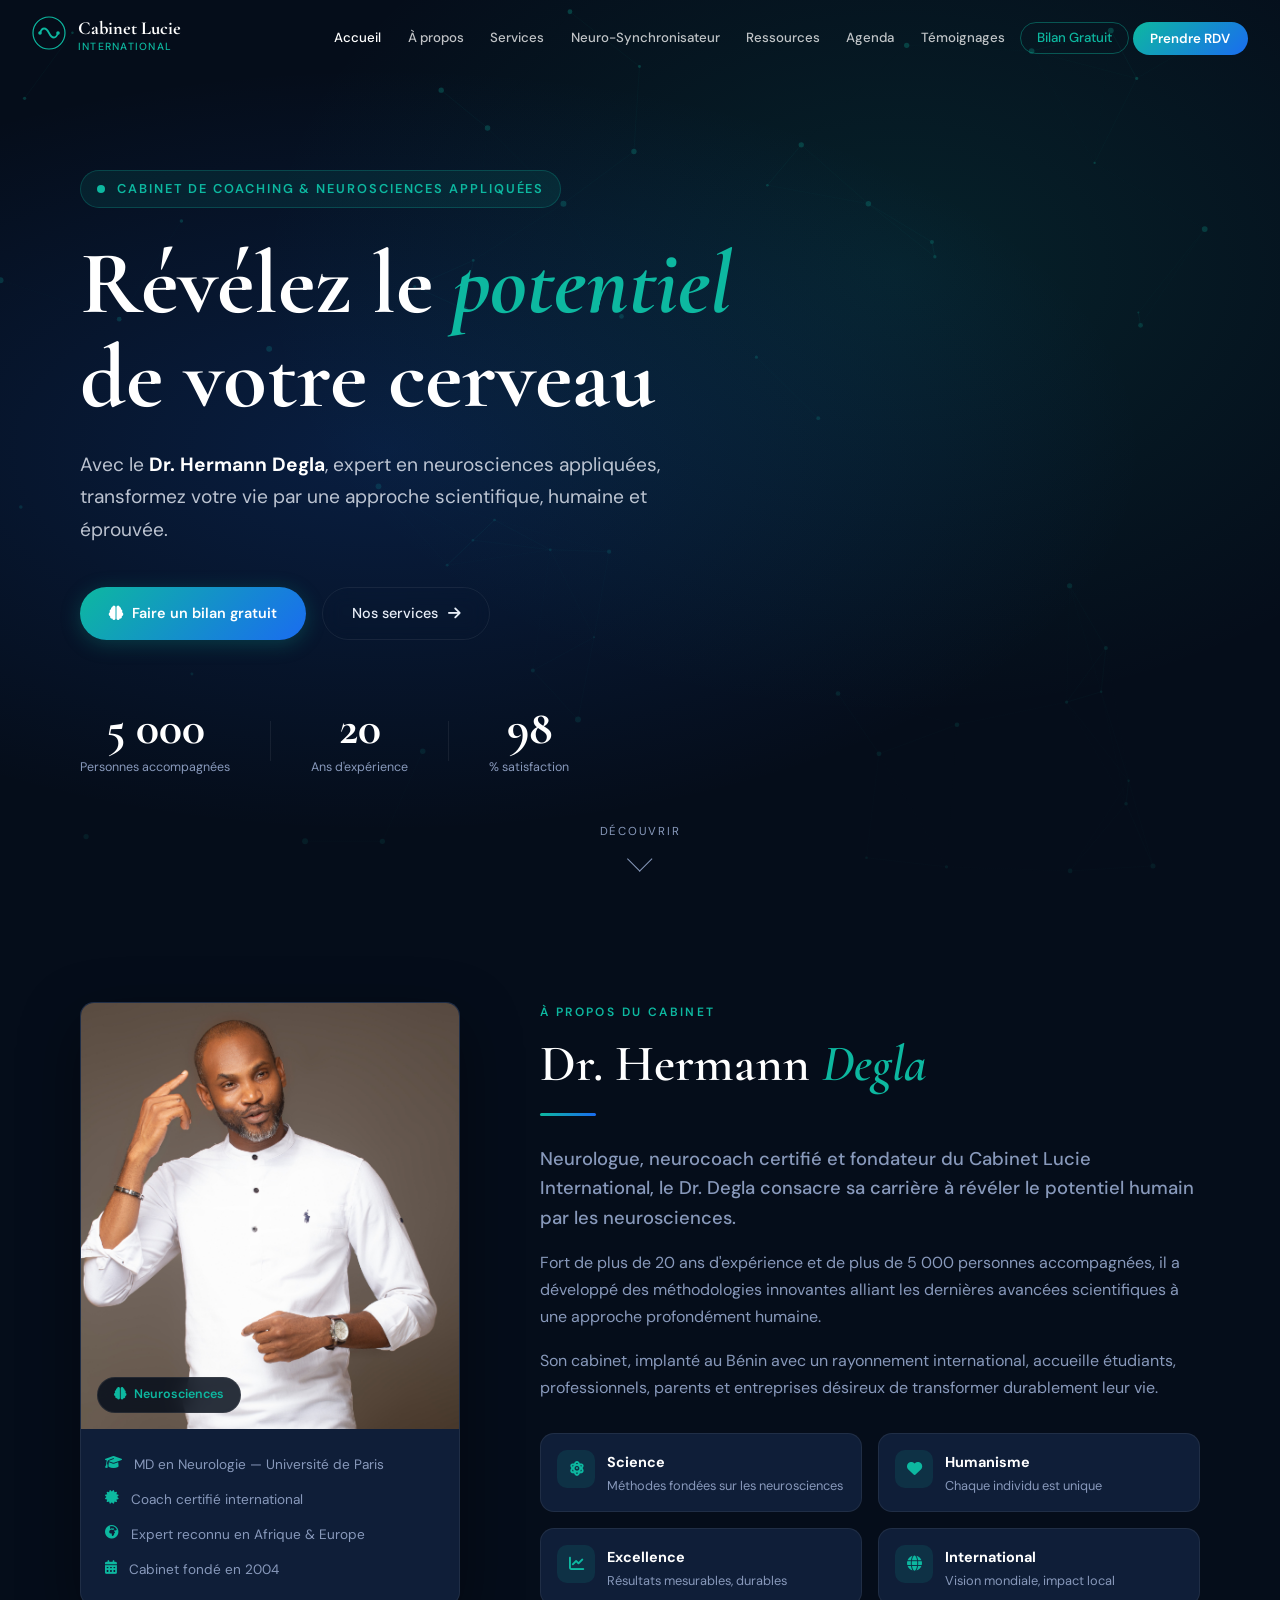
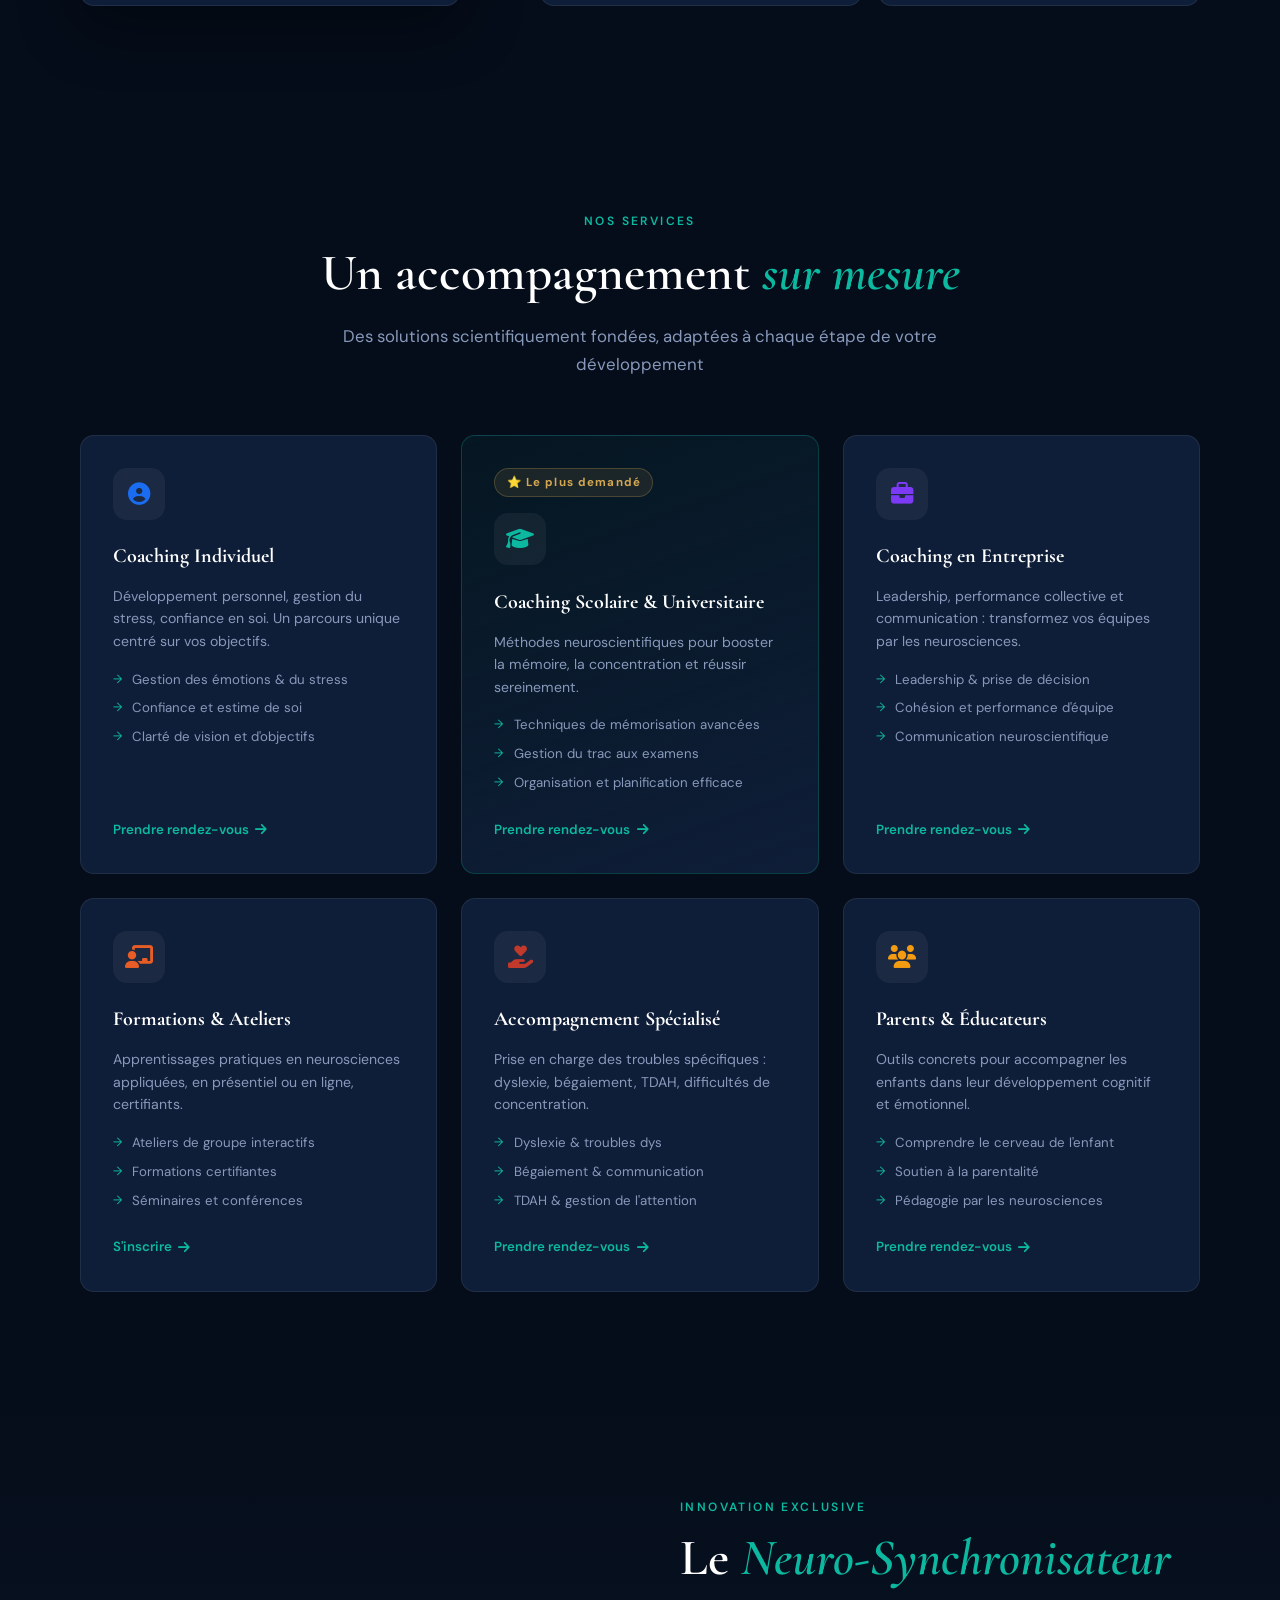
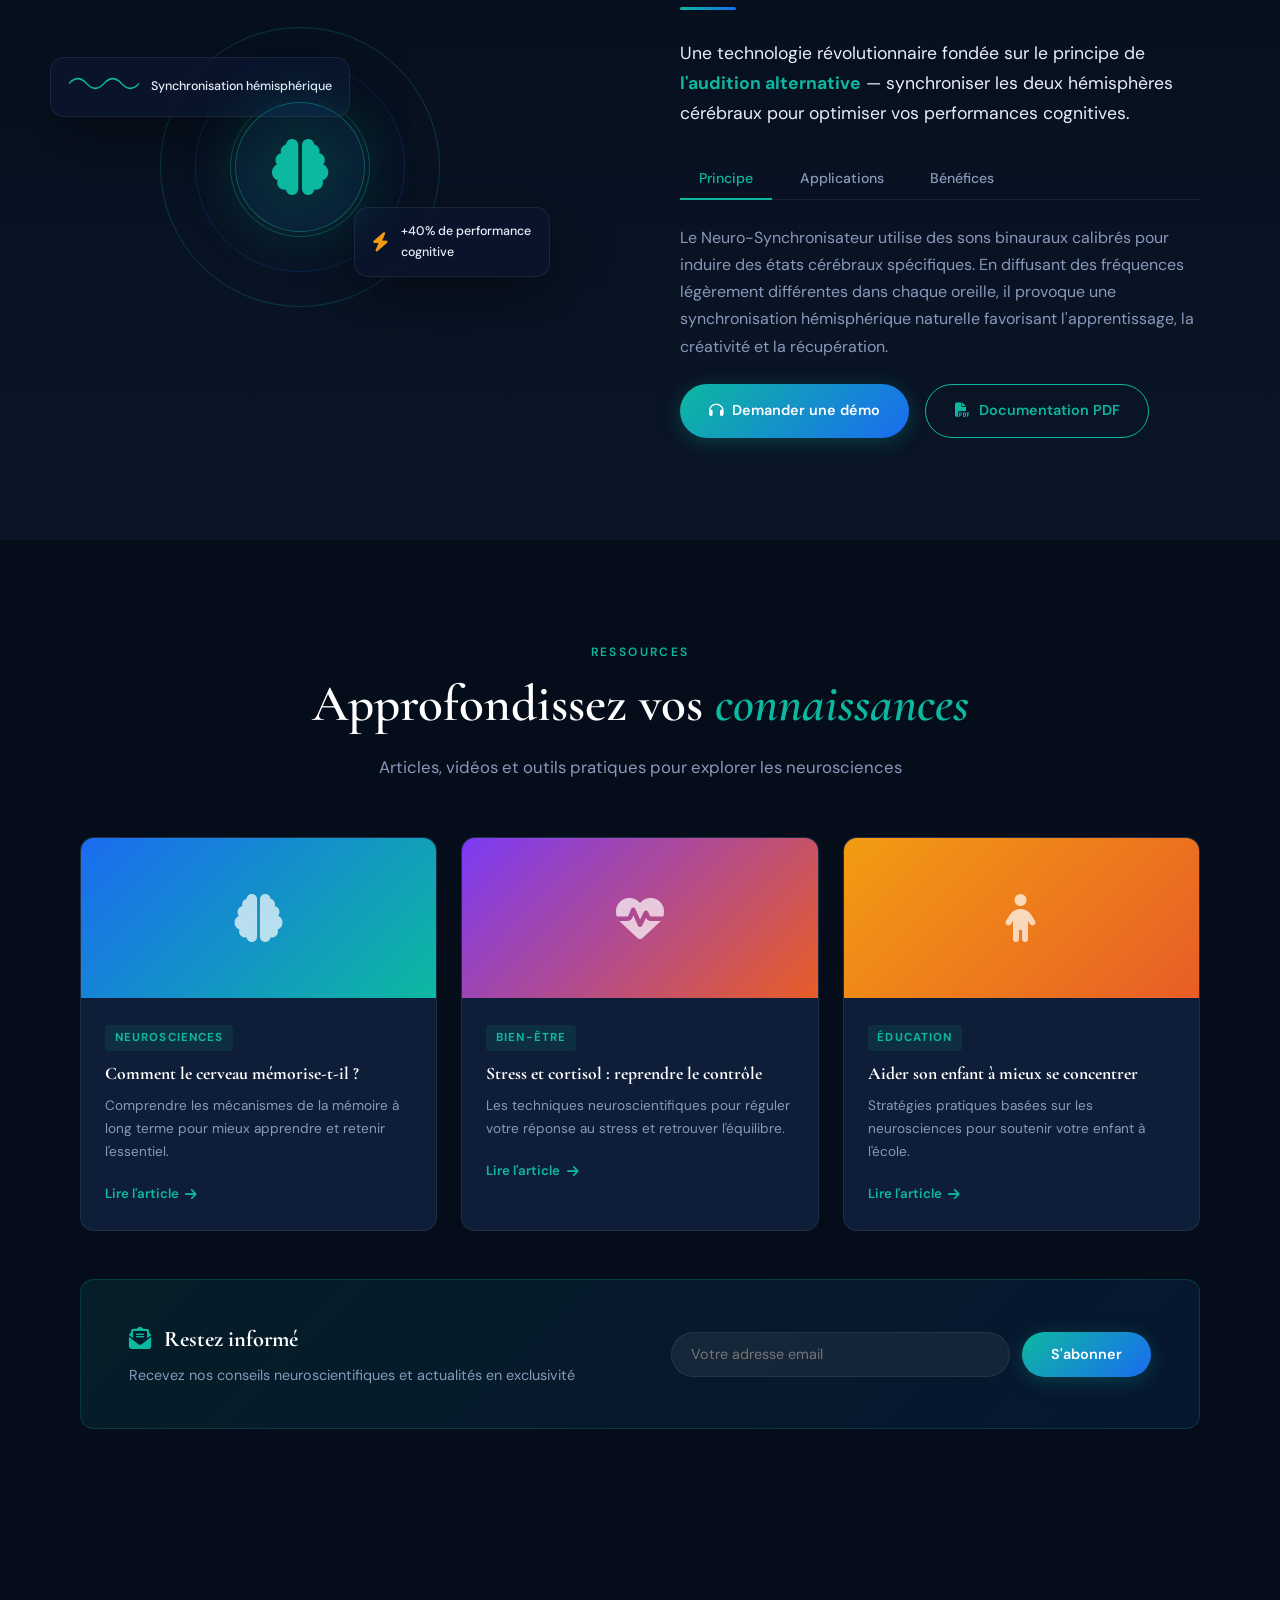
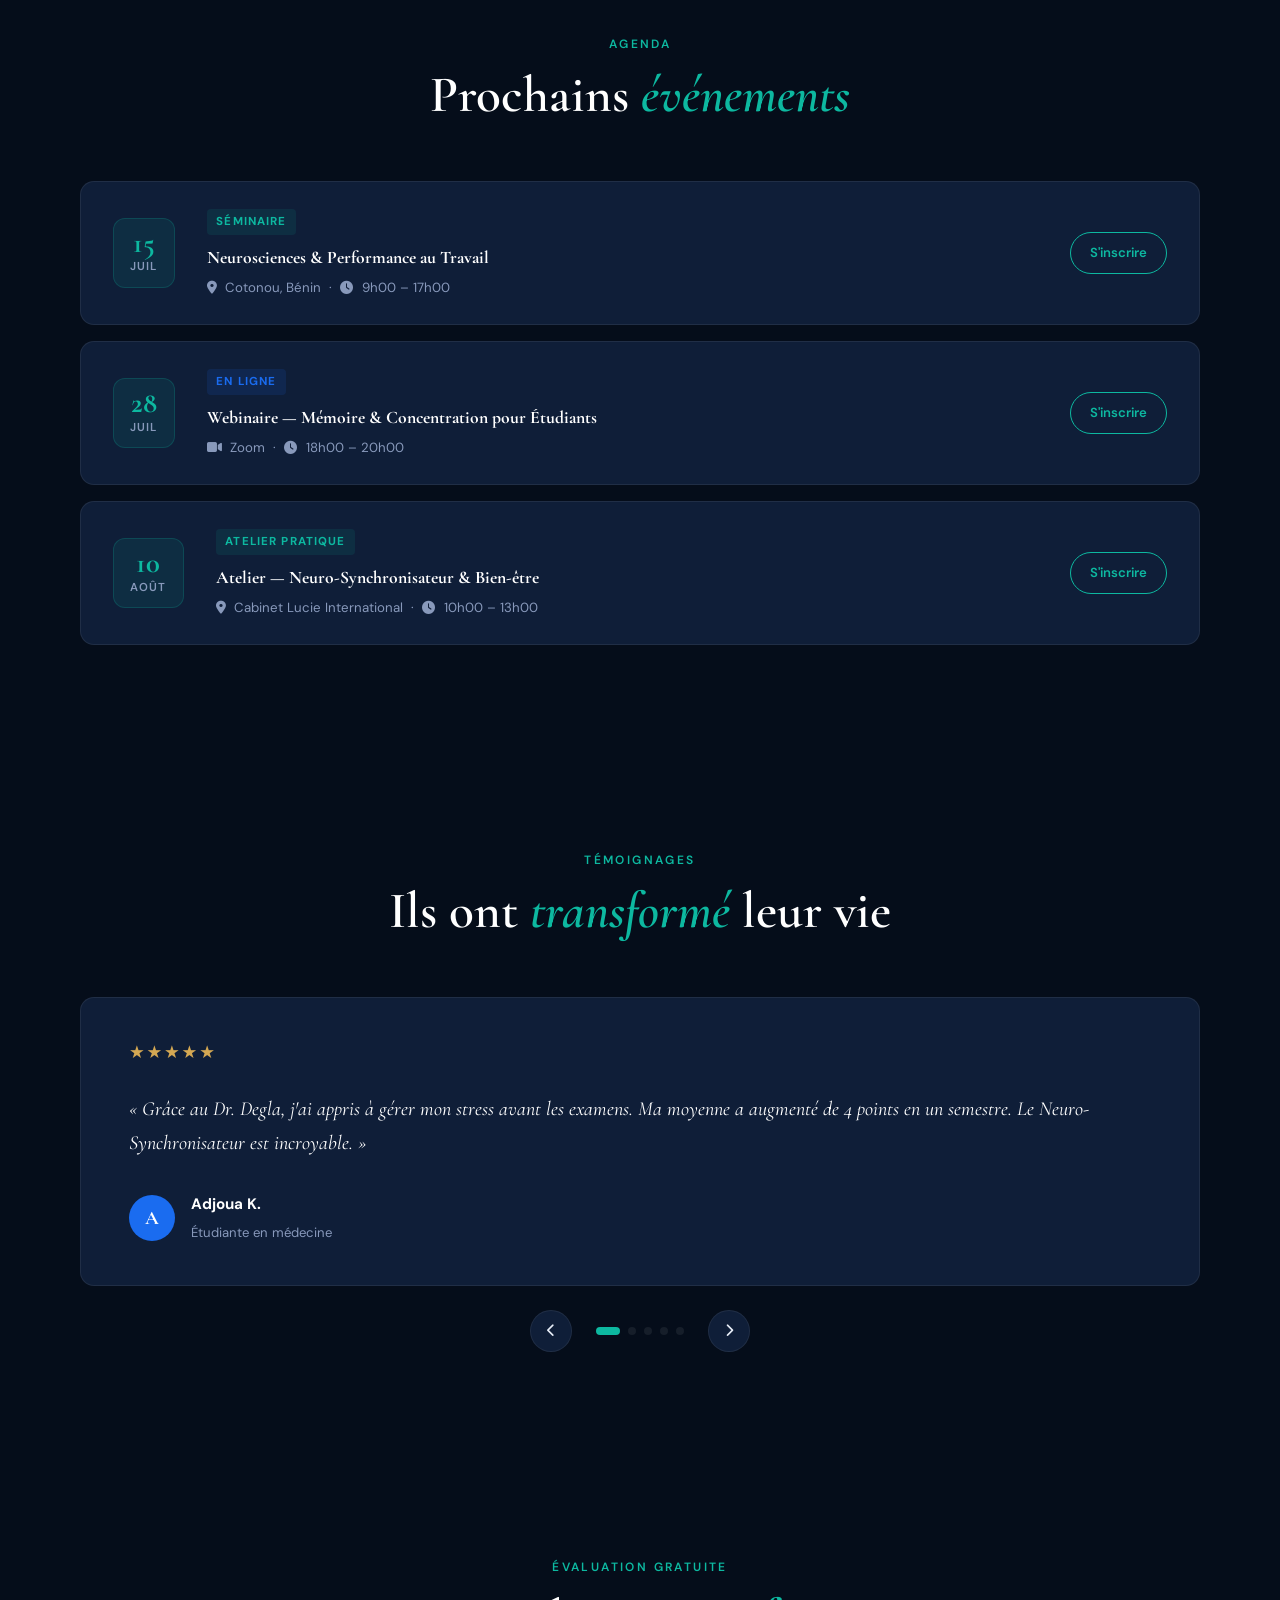
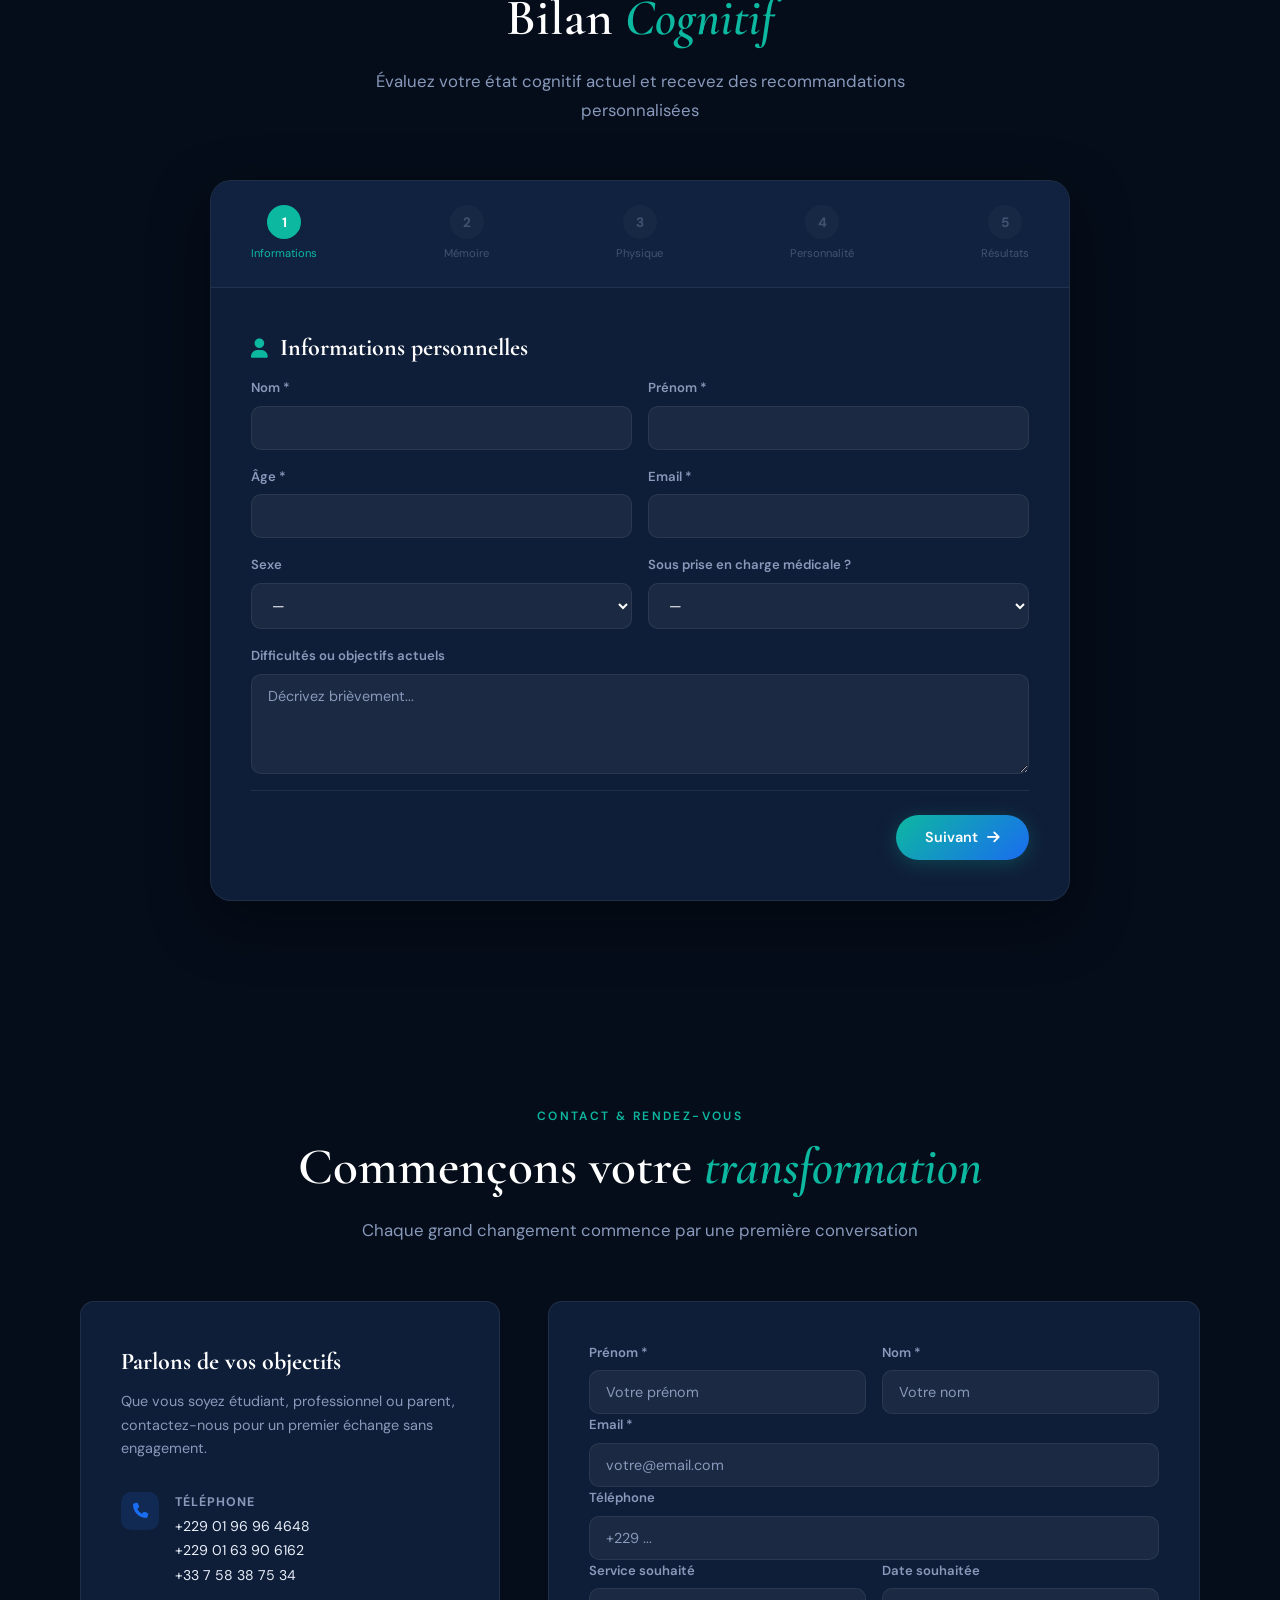
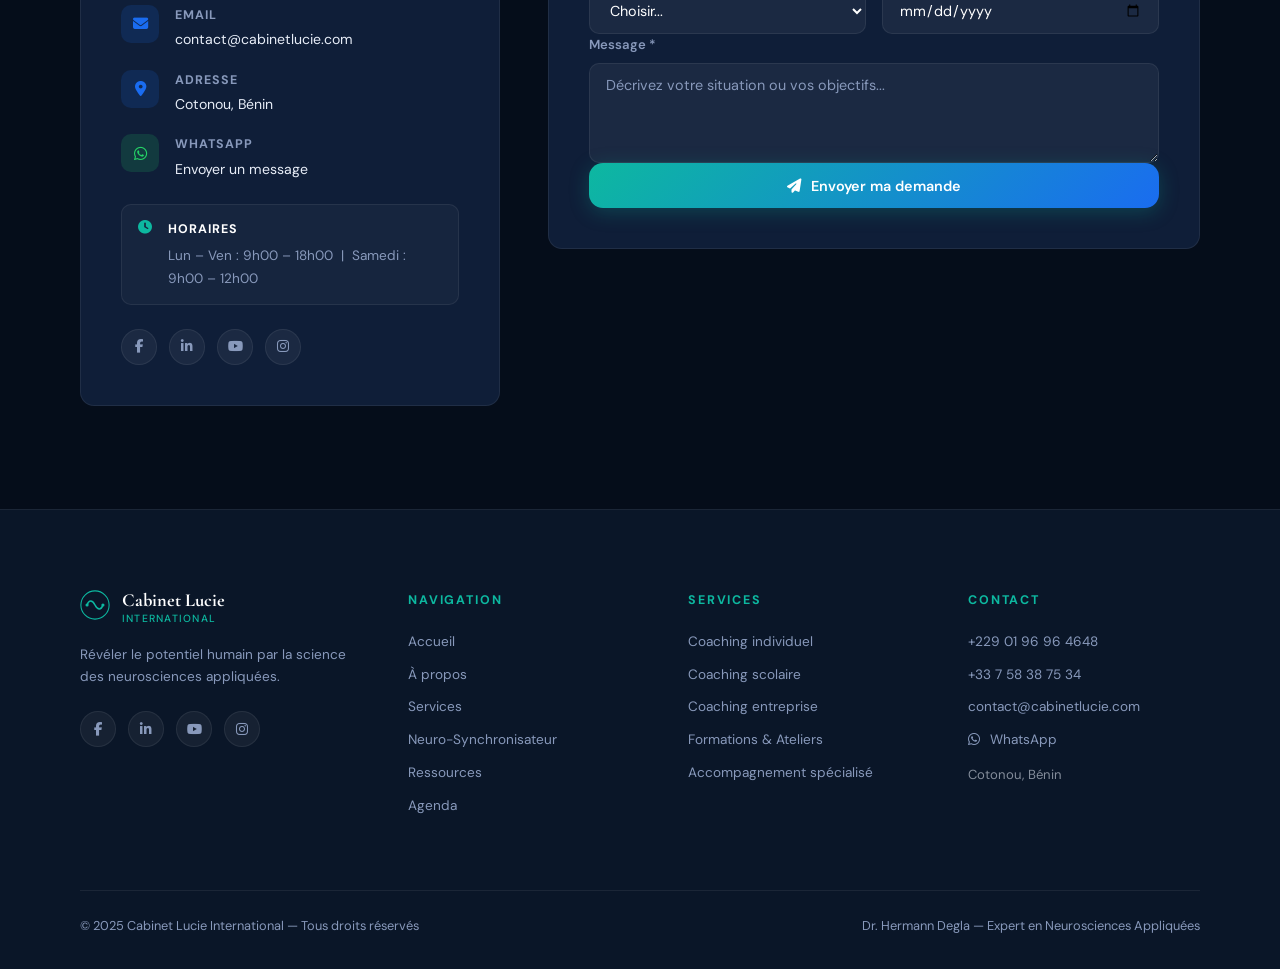
<file: index.html>
<!DOCTYPE html>
<html lang="fr">
<head>
  <meta charset="UTF-8">
  <meta name="viewport" content="width=device-width, initial-scale=1.0">
  <title>Cabinet Lucie International — Coaching & Neurosciences Appliquées</title>
  <meta name="description" content="Dr. Hermann Degla — Expert en Neurosciences Appliquées. Coaching individuel, scolaire, entreprise. Neuro-Synchronisateur. Transformez votre vie.">
  <meta name="keywords" content="coaching neurosciences, neurosciences appliquées, Dr Hermann Degla, Neuro-Synchronisateur, coaching stress, mémoire concentration, Cabinet Lucie International, Bénin">
  <link rel="preconnect" href="https://fonts.googleapis.com">
  <link href="https://fonts.googleapis.com/css2?family=Cormorant+Garamond:wght@400;500;600;700&family=DM+Sans:opsz,wght@9..40,300;9..40,400;9..40,500;9..40,600&display=swap" rel="stylesheet">
  <link rel="stylesheet" href="https://cdnjs.cloudflare.com/ajax/libs/font-awesome/6.4.0/css/all.min.css">
  <link rel="stylesheet" href="style.css">
</head>
<body>

  <nav class="navbar" id="navbar">
    <div class="nav-inner">
      <a href="#accueil" class="nav-logo">
        <div class="logo-icon"><svg width="34" height="34" viewBox="0 0 34 34" fill="none"><circle cx="17" cy="17" r="16" stroke="currentColor" stroke-width="1.2"/><path d="M8 17 C10 11, 14 11, 17 17 C20 23, 24 23, 26 17" stroke="currentColor" stroke-width="1.8" fill="none" stroke-linecap="round"/><circle cx="8" cy="17" r="1.8" fill="currentColor"/><circle cx="26" cy="17" r="1.8" fill="currentColor"/></svg></div>
        <div><div class="logo-name">Cabinet Lucie</div><div class="logo-sub">International</div></div>
      </a>
      <ul class="nav-menu" id="navMenu">
        <li><a href="#accueil">Accueil</a></li>
        <li><a href="#apropos">À propos</a></li>
        <li><a href="#services">Services</a></li>
        <li><a href="#neuro">Neuro-Synchronisateur</a></li>
        <li><a href="#ressources">Ressources</a></li>
        <li><a href="#evenements">Agenda</a></li>
        <li><a href="#temoignages">Témoignages</a></li>
        <li><a href="#bilan" class="nav-bilan">Bilan Gratuit</a></li>
        <li><a href="#contact" class="nav-rdv">Prendre RDV</a></li>
      </ul>
      <button class="burger" id="burger"><span></span><span></span><span></span></button>
    </div>
  </nav>

  <!-- HERO -->
  <section id="accueil" class="hero">
    <canvas id="heroCanvas"></canvas>
    <div class="hero-overlay"></div>
    <div class="hero-content">
      <div class="hero-eyebrow"><span class="dot-pulse"></span> Cabinet de Coaching & Neurosciences Appliquées</div>
      <h1>Révélez le <em>potentiel</em><br>de votre cerveau</h1>
      <p class="hero-lead">Avec le <strong>Dr. Hermann Degla</strong>, expert en neurosciences appliquées,<br>transformez votre vie par une approche scientifique, humaine et éprouvée.</p>
      <div class="hero-btns">
        <a href="#bilan" class="btn-primary"><i class="fas fa-brain"></i> Faire un bilan gratuit</a>
        <a href="#services" class="btn-ghost">Nos services <i class="fas fa-arrow-right"></i></a>
      </div>
      <div class="hero-stats">
        <div class="hstat"><div class="hstat-num" data-to="5000">0</div><div class="hstat-lbl">Personnes accompagnées</div></div>
        <div class="hstat-sep"></div>
        <div class="hstat"><div class="hstat-num" data-to="20">0</div><div class="hstat-lbl">Ans d'expérience</div></div>
        <div class="hstat-sep"></div>
        <div class="hstat"><div class="hstat-num" data-to="98">0</div><div class="hstat-lbl">% satisfaction</div></div>
      </div>
    </div>
    <a href="#apropos" class="scroll-cue"><span>Découvrir</span><div class="scroll-arrow"></div></a>
  </section>

  <!-- À PROPOS -->
  <section id="apropos" class="section apropos">
    <div class="container">
      <div class="apropos-grid">
        <div class="apropos-left reveal">
          <div class="dr-card">
            <div class="dr-photo">
              <img src="https://nikk-create.github.io/Lucie-International-Neurologie/images/dr%20degla.jpg" alt="Dr. Hermann Degla" onerror="this.style.display='none';this.nextElementSibling.style.display='flex'">
              <div class="dr-fallback" style="display:none"><i class="fas fa-user-tie"></i></div>
              <div class="dr-badge"><i class="fas fa-brain"></i> Neurosciences</div>
            </div>
            <div class="dr-creds">
              <div class="cred"><i class="fas fa-graduation-cap"></i> MD en Neurologie — Université de Paris</div>
              <div class="cred"><i class="fas fa-certificate"></i> Coach certifié international</div>
              <div class="cred"><i class="fas fa-globe-africa"></i> Expert reconnu en Afrique & Europe</div>
              <div class="cred"><i class="fas fa-calendar-alt"></i> Cabinet fondé en 2004</div>
            </div>
          </div>
        </div>
        <div class="apropos-right reveal">
          <div class="section-label">À propos du cabinet</div>
          <h2 class="section-title">Dr. Hermann <span class="accent">Degla</span></h2>
          <div class="title-rule"></div>
          <p class="apropos-lead">Neurologue, neurocoach certifié et fondateur du Cabinet Lucie International, le Dr. Degla consacre sa carrière à révéler le potentiel humain par les neurosciences.</p>
          <p>Fort de plus de 20 ans d'expérience et de plus de 5 000 personnes accompagnées, il a développé des méthodologies innovantes alliant les dernières avancées scientifiques à une approche profondément humaine.</p>
          <p>Son cabinet, implanté au Bénin avec un rayonnement international, accueille étudiants, professionnels, parents et entreprises désireux de transformer durablement leur vie.</p>
          <div class="values-grid">
            <div class="val"><div class="val-icon"><i class="fas fa-atom"></i></div><div><b>Science</b><p>Méthodes fondées sur les neurosciences</p></div></div>
            <div class="val"><div class="val-icon"><i class="fas fa-heart"></i></div><div><b>Humanisme</b><p>Chaque individu est unique</p></div></div>
            <div class="val"><div class="val-icon"><i class="fas fa-chart-line"></i></div><div><b>Excellence</b><p>Résultats mesurables, durables</p></div></div>
            <div class="val"><div class="val-icon"><i class="fas fa-globe"></i></div><div><b>International</b><p>Vision mondiale, impact local</p></div></div>
          </div>
        </div>
      </div>
    </div>
  </section>

  <!-- SERVICES -->
  <section id="services" class="section services">
    <div class="container">
      <div class="section-header reveal">
        <div class="section-label">Nos services</div>
        <h2 class="section-title">Un accompagnement <span class="accent">sur mesure</span></h2>
        <p class="section-desc">Des solutions scientifiquement fondées, adaptées à chaque étape de votre développement</p>
      </div>
      <div class="services-grid">
        <div class="scard reveal" style="--c:#1a6cf0"><div class="scard-icon"><i class="fas fa-user-circle"></i></div><h3>Coaching Individuel</h3><p>Développement personnel, gestion du stress, confiance en soi. Un parcours unique centré sur vos objectifs.</p><ul><li>Gestion des émotions & du stress</li><li>Confiance et estime de soi</li><li>Clarté de vision et d'objectifs</li></ul><a href="#contact" class="scard-link">Prendre rendez-vous <i class="fas fa-arrow-right"></i></a></div>
        <div class="scard scard-featured reveal" style="--c:#0db8a0"><div class="scard-badge">⭐ Le plus demandé</div><div class="scard-icon"><i class="fas fa-graduation-cap"></i></div><h3>Coaching Scolaire & Universitaire</h3><p>Méthodes neuroscientifiques pour booster la mémoire, la concentration et réussir sereinement.</p><ul><li>Techniques de mémorisation avancées</li><li>Gestion du trac aux examens</li><li>Organisation et planification efficace</li></ul><a href="#contact" class="scard-link">Prendre rendez-vous <i class="fas fa-arrow-right"></i></a></div>
        <div class="scard reveal" style="--c:#7c3af5"><div class="scard-icon"><i class="fas fa-briefcase"></i></div><h3>Coaching en Entreprise</h3><p>Leadership, performance collective et communication : transformez vos équipes par les neurosciences.</p><ul><li>Leadership & prise de décision</li><li>Cohésion et performance d'équipe</li><li>Communication neuroscientifique</li></ul><a href="#contact" class="scard-link">Prendre rendez-vous <i class="fas fa-arrow-right"></i></a></div>
        <div class="scard reveal" style="--c:#e85d26"><div class="scard-icon"><i class="fas fa-chalkboard-teacher"></i></div><h3>Formations & Ateliers</h3><p>Apprentissages pratiques en neurosciences appliquées, en présentiel ou en ligne, certifiants.</p><ul><li>Ateliers de groupe interactifs</li><li>Formations certifiantes</li><li>Séminaires et conférences</li></ul><a href="#contact" class="scard-link">S'inscrire <i class="fas fa-arrow-right"></i></a></div>
        <div class="scard reveal" style="--c:#c0392b"><div class="scard-icon"><i class="fas fa-hand-holding-heart"></i></div><h3>Accompagnement Spécialisé</h3><p>Prise en charge des troubles spécifiques : dyslexie, bégaiement, TDAH, difficultés de concentration.</p><ul><li>Dyslexie & troubles dys</li><li>Bégaiement & communication</li><li>TDAH & gestion de l'attention</li></ul><a href="#contact" class="scard-link">Prendre rendez-vous <i class="fas fa-arrow-right"></i></a></div>
        <div class="scard reveal" style="--c:#f39c12"><div class="scard-icon"><i class="fas fa-users"></i></div><h3>Parents & Éducateurs</h3><p>Outils concrets pour accompagner les enfants dans leur développement cognitif et émotionnel.</p><ul><li>Comprendre le cerveau de l'enfant</li><li>Soutien à la parentalité</li><li>Pédagogie par les neurosciences</li></ul><a href="#contact" class="scard-link">Prendre rendez-vous <i class="fas fa-arrow-right"></i></a></div>
      </div>
    </div>
  </section>

  <!-- NEURO-SYNCHRONISATEUR -->
  <section id="neuro" class="section neuro-section">
    <div class="container">
      <div class="neuro-grid">
        <div class="neuro-visual reveal">
          <div class="brain-wrap">
            <div class="brain-ring r1"></div><div class="brain-ring r2"></div><div class="brain-ring r3"></div>
            <div class="brain-core"><i class="fas fa-brain"></i></div>
          </div>
          <div class="float-card fc-left"><div class="wave-mini"><svg viewBox="0 0 120 36" preserveAspectRatio="none"><path d="M0,18 Q15,4 30,18 Q45,32 60,18 Q75,4 90,18 Q105,32 120,18" fill="none" stroke="#0db8a0" stroke-width="2.2" stroke-linecap="round"/></svg></div><span>Synchronisation hémisphérique</span></div>
          <div class="float-card fc-right"><i class="fas fa-bolt" style="color:#f39c12;font-size:1.2rem"></i><span>+40% de performance<br>cognitive</span></div>
        </div>
        <div class="neuro-content reveal">
          <div class="section-label">Innovation exclusive</div>
          <h2 class="section-title">Le <span class="accent">Neuro-Synchronisateur</span></h2>
          <div class="title-rule"></div>
          <p class="neuro-lead">Une technologie révolutionnaire fondée sur le principe de <strong>l'audition alternative</strong> — synchroniser les deux hémisphères cérébraux pour optimiser vos performances cognitives.</p>
          <div class="tabs">
            <button class="tab active" data-tab="principe">Principe</button>
            <button class="tab" data-tab="applications">Applications</button>
            <button class="tab" data-tab="benefices">Bénéfices</button>
          </div>
          <div class="tab-pane active" id="tab-principe"><p>Le Neuro-Synchronisateur utilise des sons binauraux calibrés pour induire des états cérébraux spécifiques. En diffusant des fréquences légèrement différentes dans chaque oreille, il provoque une synchronisation hémisphérique naturelle favorisant l'apprentissage, la créativité et la récupération.</p></div>
          <div class="tab-pane" id="tab-applications"><ul class="check-list"><li><i class="fas fa-check-circle"></i> Préparation aux examens et mémorisation</li><li><i class="fas fa-check-circle"></i> Gestion du stress et de l'anxiété</li><li><i class="fas fa-check-circle"></i> Amélioration des performances sportives</li><li><i class="fas fa-check-circle"></i> Accompagnement TDAH, bégaiement</li><li><i class="fas fa-check-circle"></i> Méditation et pleine conscience</li></ul></div>
          <div class="tab-pane" id="tab-benefices"><div class="benefices"><div class="bene"><i class="fas fa-brain"></i><span>Concentration</span></div><div class="bene"><i class="fas fa-lightbulb"></i><span>Créativité</span></div><div class="bene"><i class="fas fa-moon"></i><span>Sommeil</span></div><div class="bene"><i class="fas fa-shield-alt"></i><span>Anti-stress</span></div><div class="bene"><i class="fas fa-book-open"></i><span>Mémoire</span></div><div class="bene"><i class="fas fa-smile"></i><span>Bien-être</span></div></div></div>
          <div class="neuro-btns">
            <a href="#contact" class="btn-primary"><i class="fas fa-headphones"></i> Demander une démo</a>
            <a href="#" class="btn-outline" onclick="event.preventDefault();showToast('Documentation envoyée à votre email !')"><i class="fas fa-file-pdf"></i> Documentation PDF</a>
          </div>
        </div>
      </div>
    </div>
  </section>

  <!-- RESSOURCES -->
  <section id="ressources" class="section ressources">
    <div class="container">
      <div class="section-header reveal">
        <div class="section-label">Ressources</div>
        <h2 class="section-title">Approfondissez vos <span class="accent">connaissances</span></h2>
        <p class="section-desc">Articles, vidéos et outils pratiques pour explorer les neurosciences</p>
      </div>
      <div class="articles-grid">
        <article class="art-card reveal" style="--g:linear-gradient(135deg,#1a6cf0,#0db8a0)"><div class="art-thumb"><i class="fas fa-brain"></i></div><div class="art-body"><span class="art-tag">Neurosciences</span><h3>Comment le cerveau mémorise-t-il ?</h3><p>Comprendre les mécanismes de la mémoire à long terme pour mieux apprendre et retenir l'essentiel.</p><a href="#" class="art-link">Lire l'article <i class="fas fa-arrow-right"></i></a></div></article>
        <article class="art-card reveal" style="--g:linear-gradient(135deg,#7c3af5,#e85d26)"><div class="art-thumb"><i class="fas fa-heartbeat"></i></div><div class="art-body"><span class="art-tag">Bien-être</span><h3>Stress et cortisol : reprendre le contrôle</h3><p>Les techniques neuroscientifiques pour réguler votre réponse au stress et retrouver l'équilibre.</p><a href="#" class="art-link">Lire l'article <i class="fas fa-arrow-right"></i></a></div></article>
        <article class="art-card reveal" style="--g:linear-gradient(135deg,#f39c12,#e85d26)"><div class="art-thumb"><i class="fas fa-child"></i></div><div class="art-body"><span class="art-tag">Éducation</span><h3>Aider son enfant à mieux se concentrer</h3><p>Stratégies pratiques basées sur les neurosciences pour soutenir votre enfant à l'école.</p><a href="#" class="art-link">Lire l'article <i class="fas fa-arrow-right"></i></a></div></article>
      </div>
      <div class="newsletter-box reveal">
        <div class="nl-text"><h3><i class="fas fa-envelope-open-text"></i> Restez informé</h3><p>Recevez nos conseils neuroscientifiques et actualités en exclusivité</p></div>
        <form class="nl-form" id="nlForm"><input type="email" placeholder="Votre adresse email" required><button type="submit" class="btn-primary">S'abonner</button></form>
      </div>
    </div>
  </section>

  <!-- ÉVÉNEMENTS -->
  <section id="evenements" class="section events">
    <div class="container">
      <div class="section-header reveal">
        <div class="section-label">Agenda</div>
        <h2 class="section-title">Prochains <span class="accent">événements</span></h2>
      </div>
      <div class="events-list">
        <div class="event reveal"><div class="ev-date"><span class="ev-day">15</span><span class="ev-mo">Juil</span></div><div class="ev-info"><span class="ev-type">Séminaire</span><h4>Neurosciences & Performance au Travail</h4><p><i class="fas fa-map-marker-alt"></i> Cotonou, Bénin &nbsp;·&nbsp; <i class="fas fa-clock"></i> 9h00 – 17h00</p></div><a href="#contact" class="btn-outline-sm">S'inscrire</a></div>
        <div class="event reveal"><div class="ev-date"><span class="ev-day">28</span><span class="ev-mo">Juil</span></div><div class="ev-info"><span class="ev-type ev-online">En ligne</span><h4>Webinaire — Mémoire & Concentration pour Étudiants</h4><p><i class="fas fa-video"></i> Zoom &nbsp;·&nbsp; <i class="fas fa-clock"></i> 18h00 – 20h00</p></div><a href="#contact" class="btn-outline-sm">S'inscrire</a></div>
        <div class="event reveal"><div class="ev-date"><span class="ev-day">10</span><span class="ev-mo">Août</span></div><div class="ev-info"><span class="ev-type">Atelier pratique</span><h4>Atelier — Neuro-Synchronisateur & Bien-être</h4><p><i class="fas fa-map-marker-alt"></i> Cabinet Lucie International &nbsp;·&nbsp; <i class="fas fa-clock"></i> 10h00 – 13h00</p></div><a href="#contact" class="btn-outline-sm">S'inscrire</a></div>
      </div>
    </div>
  </section>

  <!-- TÉMOIGNAGES -->
  <section id="temoignages" class="section temoignages">
    <div class="container">
      <div class="section-header reveal">
        <div class="section-label">Témoignages</div>
        <h2 class="section-title">Ils ont <span class="accent">transformé</span> leur vie</h2>
      </div>
      <div class="temo-slider reveal">
        <div class="temo-track" id="temoTrack">
          <div class="temo"><div class="temo-stars">★★★★★</div><p>« Grâce au Dr. Degla, j'ai appris à gérer mon stress avant les examens. Ma moyenne a augmenté de 4 points en un semestre. Le Neuro-Synchronisateur est incroyable. »</p><div class="temo-author"><div class="temo-av" style="--c:#1a6cf0">A</div><div><b>Adjoua K.</b><span>Étudiante en médecine</span></div></div></div>
          <div class="temo"><div class="temo-stars">★★★★★</div><p>« Le coaching en entreprise du Cabinet Lucie a transformé notre équipe. Moins de conflits, plus d'efficacité. Nos résultats trimestriels parlent d'eux-mêmes. »</p><div class="temo-author"><div class="temo-av" style="--c:#0db8a0">M</div><div><b>Marc O.</b><span>Directeur commercial</span></div></div></div>
          <div class="temo"><div class="temo-stars">★★★★★</div><p>« Mon fils avait des difficultés de concentration. Après 3 mois d'accompagnement spécialisé, ses progrès sont spectaculaires. Merci Dr. Degla ! »</p><div class="temo-author"><div class="temo-av" style="--c:#7c3af5">F</div><div><b>Fatou D.</b><span>Parent d'élève</span></div></div></div>
          <div class="temo"><div class="temo-stars">★★★★★</div><p>« La formation en neurosciences m'a donné des outils concrets que j'utilise quotidiennement avec mes élèves. Une véritable révolution pédagogique. »</p><div class="temo-author"><div class="temo-av" style="--c:#e85d26">P</div><div><b>Prof. Pascal A.</b><span>Enseignant, lycée</span></div></div></div>
          <div class="temo"><div class="temo-stars">★★★★★</div><p>« Je souffrais de bégaiement depuis l'enfance. L'accompagnement du Dr. Degla a changé ma vie professionnelle et personnelle. Je n'aurais jamais cru que c'était possible. »</p><div class="temo-author"><div class="temo-av" style="--c:#f39c12">S</div><div><b>Serge N.</b><span>Ingénieur</span></div></div></div>
        </div>
        <div class="temo-nav">
          <button class="temo-btn" id="temoPrev"><i class="fas fa-chevron-left"></i></button>
          <div class="temo-dots" id="temoDots"></div>
          <button class="temo-btn" id="temoNext"><i class="fas fa-chevron-right"></i></button>
        </div>
      </div>
    </div>
  </section>

  <!-- BILAN COGNITIF -->
  <section id="bilan" class="section bilan-section">
    <div class="container">
      <div class="section-header reveal">
        <div class="section-label">Évaluation gratuite</div>
        <h2 class="section-title">Bilan <span class="accent">Cognitif</span></h2>
        <p class="section-desc">Évaluez votre état cognitif actuel et recevez des recommandations personnalisées</p>
      </div>
      <div class="bilan-wrap reveal">
        <div class="bilan-progress">
          <div class="bstep-ind active" data-step="1"><span>1</span><small>Informations</small></div>
          <div class="bstep-ind" data-step="2"><span>2</span><small>Mémoire</small></div>
          <div class="bstep-ind" data-step="3"><span>3</span><small>Physique</small></div>
          <div class="bstep-ind" data-step="4"><span>4</span><small>Personnalité</small></div>
          <div class="bstep-ind" data-step="5"><span>5</span><small>Résultats</small></div>
        </div>
        <form class="bilan-form" id="bilanForm">
          <!-- Step 1 -->
          <div class="bstep-content active" id="bstep1">
            <h3><i class="fas fa-user"></i> Informations personnelles</h3>
            <div class="form-row"><div class="form-group"><label>Nom *</label><input type="text" name="nom" required></div><div class="form-group"><label>Prénom *</label><input type="text" name="prenom" required></div></div>
            <div class="form-row"><div class="form-group"><label>Âge *</label><input type="number" name="age" min="10" max="99" required></div><div class="form-group"><label>Email *</label><input type="email" name="email" required></div></div>
            <div class="form-row">
              <div class="form-group"><label>Sexe</label><select name="sexe"><option value="">—</option><option>Homme</option><option>Femme</option><option>Autre</option></select></div>
              <div class="form-group"><label>Sous prise en charge médicale ?</label><select name="medical"><option value="">—</option><option>Oui</option><option>Non</option></select></div>
            </div>
            <div class="form-group"><label>Difficultés ou objectifs actuels</label><textarea name="difficultes" rows="3" placeholder="Décrivez brièvement..."></textarea></div>
          </div>
          <!-- Step 2 -->
          <div class="bstep-content" id="bstep2">
            <h3><i class="fas fa-memory"></i> Mémoire & Concentration</h3>
            <p class="bilan-instr">Répondez selon votre état <strong>habituel</strong>, pas uniquement aujourd'hui</p>
            <div class="bilan-table">
              <div class="bt-row bt-header"><div>Affirmation</div><div>Oui</div><div>Non</div></div>
              <div class="bt-row"><div>En général, j'ai les idées claires</div><div><input type="radio" name="m1" value="1" required></div><div><input type="radio" name="m1" value="0"></div></div>
              <div class="bt-row"><div>Je me concentre facilement</div><div><input type="radio" name="m2" value="1" required></div><div><input type="radio" name="m2" value="0"></div></div>
              <div class="bt-row"><div>J'ai l'esprit rapide</div><div><input type="radio" name="m3" value="1" required></div><div><input type="radio" name="m3" value="0"></div></div>
              <div class="bt-row"><div>Je me disperse souvent</div><div><input type="radio" name="m4" value="0" required></div><div><input type="radio" name="m4" value="1"></div></div>
              <div class="bt-row"><div>J'ai beaucoup d'imagination</div><div><input type="radio" name="m5" value="1" required></div><div><input type="radio" name="m5" value="0"></div></div>
              <div class="bt-row"><div>Je suis facilement critique envers moi-même</div><div><input type="radio" name="m6" value="0" required></div><div><input type="radio" name="m6" value="1"></div></div>
              <div class="bt-row"><div>J'apprécie les débats et échanges intellectuels</div><div><input type="radio" name="m7" value="1" required></div><div><input type="radio" name="m7" value="0"></div></div>
              <div class="bt-row"><div>Je réfléchis avant d'agir</div><div><input type="radio" name="m8" value="1" required></div><div><input type="radio" name="m8" value="0"></div></div>
            </div>
          </div>
          <!-- Step 3 -->
          <div class="bstep-content" id="bstep3">
            <h3><i class="fas fa-heartbeat"></i> Condition Physique & Énergie</h3>
            <p class="bilan-instr">Répondez selon votre état <strong>habituel</strong></p>
            <div class="bilan-table">
              <div class="bt-row bt-header"><div>Affirmation</div><div>Oui</div><div>Non</div></div>
              <div class="bt-row"><div>La plupart du temps, j'ai beaucoup d'énergie</div><div><input type="radio" name="p1" value="1" required></div><div><input type="radio" name="p1" value="0"></div></div>
              <div class="bt-row"><div>J'ai souvent une tension artérielle élevée</div><div><input type="radio" name="p2" value="0" required></div><div><input type="radio" name="p2" value="1"></div></div>
              <div class="bt-row"><div>Je souffre d'insomnie</div><div><input type="radio" name="p3" value="0" required></div><div><input type="radio" name="p3" value="1"></div></div>
              <div class="bt-row"><div>Bouger me revigore</div><div><input type="radio" name="p4" value="1" required></div><div><input type="radio" name="p4" value="0"></div></div>
              <div class="bt-row"><div>Je n'ai pas besoin de café pour démarrer</div><div><input type="radio" name="p5" value="1" required></div><div><input type="radio" name="p5" value="0"></div></div>
              <div class="bt-row"><div>Je me sens en forme après l'exercice</div><div><input type="radio" name="p6" value="1" required></div><div><input type="radio" name="p6" value="0"></div></div>
              <div class="bt-row"><div>Je suis soupe au lait</div><div><input type="radio" name="p7" value="0" required></div><div><input type="radio" name="p7" value="1"></div></div>
              <div class="bt-row"><div>J'ai des périodes de grande énergie</div><div><input type="radio" name="p8" value="1" required></div><div><input type="radio" name="p8" value="0"></div></div>
            </div>
          </div>
          <!-- Step 4 -->
          <div class="bstep-content" id="bstep4">
            <h3><i class="fas fa-brain"></i> Personnalité & Caractère</h3>
            <p class="bilan-instr">Répondez honnêtement selon votre comportement <strong>habituel</strong></p>
            <div class="bilan-table">
              <div class="bt-row bt-header"><div>Affirmation</div><div>Oui</div><div>Non</div></div>
              <div class="bt-row"><div>Je suis dominateur(trice) dans mes relations</div><div><input type="radio" name="c1" value="0" required></div><div><input type="radio" name="c1" value="1"></div></div>
              <div class="bt-row"><div>Je regarde plutôt vers l'avenir</div><div><input type="radio" name="c2" value="1" required></div><div><input type="radio" name="c2" value="0"></div></div>
              <div class="bt-row"><div>Les autres me voient comme un cérébral</div><div><input type="radio" name="c3" value="1" required></div><div><input type="radio" name="c3" value="0"></div></div>
              <div class="bt-row"><div>J'ai du mal à anticiper les conflits</div><div><input type="radio" name="c4" value="0" required></div><div><input type="radio" name="c4" value="1"></div></div>
              <div class="bt-row"><div>Les autres me voient comme un esprit novateur</div><div><input type="radio" name="c5" value="1" required></div><div><input type="radio" name="c5" value="0"></div></div>
              <div class="bt-row"><div>Je suis souvent agité(e) ou irrité(e)</div><div><input type="radio" name="c6" value="0" required></div><div><input type="radio" name="c6" value="1"></div></div>
              <div class="bt-row"><div>Je suis exigeant(e) envers moi-même</div><div><input type="radio" name="c7" value="1" required></div><div><input type="radio" name="c7" value="0"></div></div>
              <div class="bt-row"><div>Je réagis agressivement à la critique</div><div><input type="radio" name="c8" value="0" required></div><div><input type="radio" name="c8" value="1"></div></div>
            </div>
          </div>
          <!-- Step 5 : Résultats -->
          <div class="bstep-content" id="bstep5">
            <div id="bilanResults"></div>
          </div>
          <div class="bilan-nav">
            <button type="button" class="btn-outline" id="bilanPrev" style="display:none"><i class="fas fa-arrow-left"></i> Précédent</button>
            <button type="button" class="btn-primary" id="bilanNext">Suivant <i class="fas fa-arrow-right"></i></button>
            <button type="submit" class="btn-primary" id="bilanSubmit" style="display:none"><i class="fas fa-chart-bar"></i> Voir mes résultats</button>
          </div>
        </form>
      </div>
    </div>
  </section>

  <!-- CONTACT -->
  <section id="contact" class="section contact">
    <div class="container">
      <div class="section-header reveal">
        <div class="section-label">Contact & Rendez-vous</div>
        <h2 class="section-title">Commençons votre <span class="accent">transformation</span></h2>
        <p class="section-desc">Chaque grand changement commence par une première conversation</p>
      </div>
      <div class="contact-grid">
        <div class="contact-info reveal">
          <div class="cinfo-card">
            <h3>Parlons de vos objectifs</h3>
            <p>Que vous soyez étudiant, professionnel ou parent, contactez-nous pour un premier échange sans engagement.</p>
            <div class="cdetails">
              <div class="cd"><div class="cd-icon"><i class="fas fa-phone"></i></div><div><b>Téléphone</b><a href="tel:+2290196964648">+229 01 96 96 4648</a><a href="tel:+2290163906162">+229 01 63 90 6162</a><a href="tel:+33758387534">+33 7 58 38 75 34</a></div></div>
              <div class="cd"><div class="cd-icon"><i class="fas fa-envelope"></i></div><div><b>Email</b><a href="mailto:contact@cabinetlucie.com">contact@cabinetlucie.com</a></div></div>
              <div class="cd"><div class="cd-icon"><i class="fas fa-map-marker-alt"></i></div><div><b>Adresse</b><span>Cotonou, Bénin</span></div></div>
              <div class="cd"><div class="cd-icon whatsapp-icon"><i class="fab fa-whatsapp"></i></div><div><b>WhatsApp</b><a href="https://wa.me/2290196964648" target="_blank">Envoyer un message</a></div></div>
            </div>
            <div class="hours"><i class="fas fa-clock"></i><div><b>Horaires</b><span>Lun – Ven : 9h00 – 18h00 &nbsp;|&nbsp; Samedi : 9h00 – 12h00</span></div></div>
            <div class="social-bar">
              <a href="#" aria-label="Facebook"><i class="fab fa-facebook-f"></i></a>
              <a href="#" aria-label="LinkedIn"><i class="fab fa-linkedin-in"></i></a>
              <a href="#" aria-label="YouTube"><i class="fab fa-youtube"></i></a>
              <a href="#" aria-label="Instagram"><i class="fab fa-instagram"></i></a>
            </div>
          </div>
        </div>
        <div class="contact-form-wrap reveal">
          <form id="contactForm" class="cform">
            <div class="form-row"><div class="form-group"><label>Prénom *</label><input type="text" name="prenom" placeholder="Votre prénom" required></div><div class="form-group"><label>Nom *</label><input type="text" name="nom" placeholder="Votre nom" required></div></div>
            <div class="form-group"><label>Email *</label><input type="email" name="email" placeholder="votre@email.com" required></div>
            <div class="form-group"><label>Téléphone</label><input type="tel" name="tel" placeholder="+229 ..."></div>
            <div class="form-row">
              <div class="form-group"><label>Service souhaité</label><select name="service"><option value="">Choisir...</option><option>Coaching individuel</option><option>Coaching scolaire / universitaire</option><option>Coaching en entreprise</option><option>Formations & Ateliers</option><option>Accompagnement spécialisé</option><option>Neuro-Synchronisateur</option><option>Autre</option></select></div>
              <div class="form-group"><label>Date souhaitée</label><input type="date" name="date"></div>
            </div>
            <div class="form-group"><label>Message *</label><textarea name="message" rows="4" placeholder="Décrivez votre situation ou vos objectifs..." required></textarea></div>
            <button type="submit" class="btn-primary btn-full"><i class="fas fa-paper-plane"></i> Envoyer ma demande</button>
          </form>
        </div>
      </div>
    </div>
  </section>

  <!-- FOOTER -->
  <footer class="footer">
    <div class="container">
      <div class="footer-grid">
        <div class="footer-brand">
          <div class="nav-logo footer-logo"><div class="logo-icon"><svg width="30" height="30" viewBox="0 0 34 34" fill="none"><circle cx="17" cy="17" r="16" stroke="currentColor" stroke-width="1.2"/><path d="M8 17 C10 11, 14 11, 17 17 C20 23, 24 23, 26 17" stroke="currentColor" stroke-width="1.8" fill="none" stroke-linecap="round"/><circle cx="8" cy="17" r="1.8" fill="currentColor"/><circle cx="26" cy="17" r="1.8" fill="currentColor"/></svg></div><div><div class="logo-name">Cabinet Lucie</div><div class="logo-sub">International</div></div></div>
          <p>Révéler le potentiel humain par la science des neurosciences appliquées.</p>
          <div class="social-bar"><a href="#"><i class="fab fa-facebook-f"></i></a><a href="#"><i class="fab fa-linkedin-in"></i></a><a href="#"><i class="fab fa-youtube"></i></a><a href="#"><i class="fab fa-instagram"></i></a></div>
        </div>
        <div class="footer-col"><h4>Navigation</h4><a href="#accueil">Accueil</a><a href="#apropos">À propos</a><a href="#services">Services</a><a href="#neuro">Neuro-Synchronisateur</a><a href="#ressources">Ressources</a><a href="#evenements">Agenda</a></div>
        <div class="footer-col"><h4>Services</h4><a href="#services">Coaching individuel</a><a href="#services">Coaching scolaire</a><a href="#services">Coaching entreprise</a><a href="#services">Formations & Ateliers</a><a href="#services">Accompagnement spécialisé</a></div>
        <div class="footer-col"><h4>Contact</h4><a href="tel:+2290196964648">+229 01 96 96 4648</a><a href="tel:+33758387534">+33 7 58 38 75 34</a><a href="mailto:contact@cabinetlucie.com">contact@cabinetlucie.com</a><a href="https://wa.me/2290196964648" target="_blank"><i class="fab fa-whatsapp"></i> WhatsApp</a><p style="margin-top:.8rem;font-size:.82rem;opacity:.55">Cotonou, Bénin</p></div>
      </div>
      <div class="footer-bottom"><span>© 2025 Cabinet Lucie International — Tous droits réservés</span><span>Dr. Hermann Degla — Expert en Neurosciences Appliquées</span></div>
    </div>
  </footer>

  <div id="toast" class="toast"></div>
  <script src="script.js"></script>
</body>
</html>
</file>
<file: style.css>
/* ============================
   CABINET LUCIE INTERNATIONAL
   Premium Neuroscience Design
   ============================ */

:root {
  --deep: #050d1a;
  --dark: #0a1628;
  --mid: #112240;
  --card: #0f1e38;
  --border: rgba(255,255,255,0.07);
  --teal: #0db8a0;
  --blue: #1a6cf0;
  --gold: #d4a853;
  --text: #e8eef8;
  --muted: #8899bb;
  --white: #ffffff;
  --ff-serif: 'Cormorant Garamond', Georgia, serif;
  --ff-sans: 'DM Sans', system-ui, sans-serif;
  --radius: 14px;
  --shadow: 0 20px 60px rgba(0,0,0,.4);
  --transition: 0.35s cubic-bezier(0.4, 0, 0.2, 1);
}

*, *::before, *::after { box-sizing: border-box; margin: 0; padding: 0; }

html { scroll-behavior: smooth; font-size: 16px; }

body {
  font-family: var(--ff-sans);
  background: var(--deep);
  color: var(--text);
  line-height: 1.7;
  overflow-x: hidden;
}

img { max-width: 100%; display: block; }
a { text-decoration: none; color: inherit; }

/* SCROLLBAR */
::-webkit-scrollbar { width: 5px; }
::-webkit-scrollbar-track { background: var(--dark); }
::-webkit-scrollbar-thumb { background: var(--teal); border-radius: 3px; }

/* ============================
   TYPOGRAPHY
   ============================ */
.section-label {
  font-family: var(--ff-sans);
  font-size: .75rem;
  font-weight: 600;
  letter-spacing: .2em;
  text-transform: uppercase;
  color: var(--teal);
  margin-bottom: .75rem;
}

.section-title {
  font-family: var(--ff-serif);
  font-size: clamp(2rem, 4vw, 3.2rem);
  font-weight: 600;
  line-height: 1.15;
  color: var(--white);
  margin-bottom: 1.2rem;
}

.accent { color: var(--teal); font-style: italic; }

.title-rule {
  width: 56px; height: 3px;
  background: linear-gradient(90deg, var(--teal), var(--blue));
  border-radius: 2px;
  margin: 1.2rem 0 1.8rem;
}

.section-desc {
  color: var(--muted);
  font-size: 1.05rem;
  max-width: 600px;
}

.section-header { text-align: center; margin-bottom: 3.5rem; }
.section-header .title-rule { margin-inline: auto; }
.section-header .section-desc { margin-inline: auto; }

/* ============================
   LAYOUT
   ============================ */
.container {
  max-width: 1200px;
  margin-inline: auto;
  padding-inline: clamp(1rem, 4vw, 2.5rem);
}

.section {
  padding-block: clamp(5rem, 8vw, 8rem);
}

.section-alt { background: var(--dark); }

/* ============================
   BUTTONS
   ============================ */
.btn-primary {
  display: inline-flex; align-items: center; gap: .6rem;
  background: linear-gradient(135deg, var(--teal), var(--blue));
  color: var(--white);
  font-family: var(--ff-sans);
  font-size: .9rem; font-weight: 600;
  padding: .85rem 1.8rem;
  border-radius: 50px;
  border: none; cursor: pointer;
  transition: var(--transition);
  white-space: nowrap;
  box-shadow: 0 4px 20px rgba(13,184,160,.25);
}
.btn-primary:hover {
  transform: translateY(-2px);
  box-shadow: 0 8px 30px rgba(13,184,160,.4);
}

.btn-ghost {
  display: inline-flex; align-items: center; gap: .6rem;
  color: var(--text);
  font-size: .9rem; font-weight: 500;
  padding: .85rem 1.8rem;
  border: 1.5px solid var(--border);
  border-radius: 50px;
  transition: var(--transition);
  backdrop-filter: blur(10px);
}
.btn-ghost:hover { border-color: var(--teal); color: var(--teal); }

.btn-outline {
  display: inline-flex; align-items: center; gap: .6rem;
  color: var(--teal);
  font-size: .9rem; font-weight: 600;
  padding: .85rem 1.8rem;
  border: 1.5px solid var(--teal);
  border-radius: 50px;
  transition: var(--transition);
  background: transparent; cursor: pointer;
}
.btn-outline:hover { background: rgba(13,184,160,.1); }

.btn-outline-sm {
  display: inline-flex; align-items: center;
  color: var(--teal);
  font-size: .82rem; font-weight: 600;
  padding: .55rem 1.2rem;
  border: 1.5px solid var(--teal);
  border-radius: 50px;
  transition: var(--transition);
  white-space: nowrap;
}
.btn-outline-sm:hover { background: rgba(13,184,160,.1); }

.btn-full { width: 100%; justify-content: center; border-radius: var(--radius); }

/* ============================
   NAVBAR
   ============================ */
.navbar {
  position: fixed; top: 0; left: 0; right: 0;
  z-index: 999;
  padding: 1rem 0;
  transition: var(--transition);
}
.navbar.scrolled {
  background: rgba(5, 13, 26, 0.92);
  backdrop-filter: blur(20px);
  padding: .7rem 0;
  border-bottom: 1px solid var(--border);
  box-shadow: 0 4px 30px rgba(0,0,0,.3);
}

.nav-inner {
  max-width: 1300px;
  margin-inline: auto;
  padding-inline: clamp(1rem, 3vw, 2rem);
  display: flex; align-items: center; gap: 2rem;
}

.nav-logo {
  display: flex; align-items: center; gap: .75rem;
  flex-shrink: 0;
}
.logo-icon { color: var(--teal); flex-shrink: 0; }
.logo-name {
  font-family: var(--ff-serif);
  font-size: 1.15rem; font-weight: 700;
  color: var(--white);
  line-height: 1.1;
}
.logo-sub {
  font-size: .65rem; font-weight: 500;
  letter-spacing: .12em; text-transform: uppercase;
  color: var(--teal);
}

.nav-menu {
  display: flex; align-items: center; gap: .25rem;
  list-style: none; margin-left: auto;
}
.nav-menu li a {
  color: rgba(255,255,255,.75);
  font-size: .83rem; font-weight: 500;
  padding: .4rem .7rem;
  border-radius: 8px;
  transition: var(--transition);
  white-space: nowrap;
}
.nav-menu li a:hover { color: var(--white); background: rgba(255,255,255,.06); }
.nav-menu .nav-bilan {
  color: var(--teal) !important;
  border: 1px solid rgba(13,184,160,.4);
  border-radius: 50px !important;
  padding: .4rem 1rem !important;
}
.nav-menu .nav-rdv {
  background: linear-gradient(135deg, var(--teal), var(--blue));
  color: var(--white) !important;
  border-radius: 50px !important;
  padding: .5rem 1.1rem !important;
  font-weight: 600 !important;
}

.burger {
  display: none;
  flex-direction: column; gap: 5px;
  background: none; border: none;
  cursor: pointer; padding: .3rem;
  margin-left: auto;
}
.burger span {
  display: block; width: 24px; height: 2px;
  background: var(--white);
  border-radius: 2px;
  transition: var(--transition);
}

/* ============================
   HERO
   ============================ */
.hero {
  position: relative;
  min-height: 100vh;
  display: flex; align-items: center;
  overflow: hidden;
}

#heroCanvas {
  position: absolute; inset: 0;
  width: 100%; height: 100%;
}

.hero-overlay {
  position: absolute; inset: 0;
  background: radial-gradient(ellipse at 30% 50%, rgba(26,108,240,.18) 0%, transparent 60%),
              radial-gradient(ellipse at 70% 30%, rgba(13,184,160,.12) 0%, transparent 50%),
              linear-gradient(to bottom, rgba(5,13,26,.5) 0%, rgba(5,13,26,.85) 100%);
}

.hero-content {
  position: relative; z-index: 2;
  max-width: 1200px; margin-inline: auto;
  padding: 8rem clamp(1rem, 4vw, 2.5rem) 5rem;
  width: 100%;
}

.hero-eyebrow {
  display: inline-flex; align-items: center; gap: .75rem;
  font-size: .8rem; font-weight: 600;
  letter-spacing: .15em; text-transform: uppercase;
  color: var(--teal);
  background: rgba(13,184,160,.1);
  border: 1px solid rgba(13,184,160,.25);
  padding: .45rem 1rem;
  border-radius: 50px;
  margin-bottom: 1.8rem;
}

.dot-pulse {
  width: 8px; height: 8px;
  background: var(--teal);
  border-radius: 50%;
  animation: pulse 1.8s infinite;
}
@keyframes pulse {
  0%, 100% { opacity: 1; transform: scale(1); }
  50% { opacity: .4; transform: scale(.7); }
}

.hero h1 {
  font-family: var(--ff-serif);
  font-size: clamp(3rem, 7vw, 6rem);
  font-weight: 700;
  line-height: 1.05;
  color: var(--white);
  margin-bottom: 1.5rem;
}
.hero h1 em {
  font-style: italic;
  color: var(--teal);
  display: inline-block;
}

.hero-lead {
  font-size: clamp(1rem, 1.5vw, 1.2rem);
  color: rgba(232,238,248,.8);
  line-height: 1.7;
  margin-bottom: 2.5rem;
  max-width: 580px;
}
.hero-lead strong { color: var(--white); }

.hero-btns { display: flex; flex-wrap: wrap; gap: 1rem; margin-bottom: 4rem; }

.hero-stats {
  display: flex; align-items: center; gap: 2.5rem;
  flex-wrap: wrap;
}
.hstat { text-align: center; }
.hstat-num {
  font-family: var(--ff-serif);
  font-size: clamp(2rem, 4vw, 3rem);
  font-weight: 700;
  color: var(--white);
  line-height: 1;
  display: block;
}
.hstat-lbl { font-size: .78rem; color: var(--muted); margin-top: .3rem; display: block; }
.hstat-sep { width: 1px; height: 40px; background: var(--border); }

.scroll-cue {
  position: absolute; bottom: 2rem; left: 50%;
  transform: translateX(-50%);
  display: flex; flex-direction: column; align-items: center; gap: .5rem;
  font-size: .72rem; letter-spacing: .15em; text-transform: uppercase;
  color: var(--muted);
  z-index: 2;
  animation: float 2s ease-in-out infinite;
}
@keyframes float { 0%,100%{transform:translateX(-50%) translateY(0)} 50%{transform:translateX(-50%) translateY(-6px)} }
.scroll-arrow {
  width: 18px; height: 18px;
  border-right: 1.5px solid var(--muted);
  border-bottom: 1.5px solid var(--muted);
  transform: rotate(45deg);
}

/* ============================
   À PROPOS
   ============================ */
.apropos-grid {
  display: grid;
  grid-template-columns: 380px 1fr;
  gap: 5rem;
  align-items: start;
}

.dr-card {
  background: var(--card);
  border: 1px solid var(--border);
  border-radius: var(--radius);
  overflow: hidden;
  box-shadow: var(--shadow);
}

.dr-photo {
  position: relative;
  aspect-ratio: 4/4.5;
  overflow: hidden;
  background: linear-gradient(135deg, var(--mid), var(--card));
}
.dr-photo img {
  width: 100%; height: 100%;
  object-fit: cover; object-position: top center;
  transition: transform .6s ease;
}
.dr-photo:hover img { transform: scale(1.04); }
.dr-fallback {
  width: 100%; height: 100%;
  display: flex; align-items: center; justify-content: center;
  font-size: 5rem; color: var(--teal); opacity: .4;
}
.dr-badge {
  position: absolute; bottom: 1rem; left: 1rem;
  background: rgba(5,13,26,.85);
  backdrop-filter: blur(10px);
  border: 1px solid var(--border);
  border-radius: 50px;
  padding: .4rem 1rem;
  font-size: .78rem; font-weight: 600;
  color: var(--teal);
  display: flex; align-items: center; gap: .5rem;
}

.dr-creds { padding: 1.5rem; display: flex; flex-direction: column; gap: .75rem; }
.cred {
  display: flex; align-items: flex-start; gap: .75rem;
  font-size: .85rem; color: var(--muted);
}
.cred i { color: var(--teal); margin-top: .2rem; flex-shrink: 0; }

.apropos-lead {
  font-size: 1.15rem; font-weight: 500;
  color: var(--white); line-height: 1.6;
  margin-bottom: 1.2rem;
}
.apropos-right p { color: var(--muted); margin-bottom: 1rem; }

.values-grid {
  display: grid; grid-template-columns: 1fr 1fr;
  gap: 1rem; margin-top: 2rem;
}
.val {
  display: flex; align-items: flex-start; gap: .75rem;
  background: var(--card);
  border: 1px solid var(--border);
  border-radius: var(--radius);
  padding: 1rem;
}
.val-icon {
  width: 38px; height: 38px; flex-shrink: 0;
  background: rgba(13,184,160,.12);
  border-radius: 10px;
  display: flex; align-items: center; justify-content: center;
  color: var(--teal); font-size: .95rem;
}
.val b { display: block; color: var(--white); font-size: .9rem; margin-bottom: .15rem; }
.val p { font-size: .8rem; color: var(--muted); margin: 0; line-height: 1.4; }

/* ============================
   SERVICES
   ============================ */
.services-grid {
  display: grid;
  grid-template-columns: repeat(3, 1fr);
  gap: 1.5rem;
}

.scard {
  background: var(--card);
  border: 1px solid var(--border);
  border-radius: var(--radius);
  padding: 2rem;
  position: relative;
  transition: var(--transition);
  display: flex; flex-direction: column;
}
.scard:hover {
  transform: translateY(-6px);
  border-color: rgba(13,184,160,.3);
  box-shadow: 0 20px 50px rgba(0,0,0,.3);
}
.scard::before {
  content: '';
  position: absolute; top: 0; left: 0; right: 0; height: 3px;
  background: var(--c, var(--teal));
  border-radius: var(--radius) var(--radius) 0 0;
  opacity: 0;
  transition: var(--transition);
}
.scard:hover::before { opacity: 1; }

.scard-badge {
  font-size: .72rem; font-weight: 700;
  letter-spacing: .1em;
  color: var(--gold);
  background: rgba(212,168,83,.1);
  border: 1px solid rgba(212,168,83,.25);
  padding: .25rem .7rem;
  border-radius: 50px;
  display: inline-flex;
  width: fit-content;
  margin-bottom: 1rem;
}

.scard-featured {
  border-color: rgba(13,184,160,.25);
  background: linear-gradient(160deg, rgba(13,184,160,.06), var(--card));
}

.scard-icon {
  width: 52px; height: 52px;
  background: rgba(255,255,255,.05);
  border-radius: 14px;
  display: flex; align-items: center; justify-content: center;
  font-size: 1.4rem;
  color: var(--c, var(--teal));
  margin-bottom: 1.2rem;
}

.scard h3 {
  font-family: var(--ff-serif);
  font-size: 1.25rem;
  color: var(--white);
  margin-bottom: .75rem;
}
.scard p { font-size: .88rem; color: var(--muted); line-height: 1.6; margin-bottom: 1rem; }
.scard ul { list-style: none; margin-bottom: 1.5rem; display: flex; flex-direction: column; gap: .4rem; }
.scard ul li {
  font-size: .83rem; color: var(--muted);
  padding-left: 1.2rem; position: relative;
}
.scard ul li::before {
  content: '→'; position: absolute; left: 0;
  color: var(--teal); font-size: .75rem;
}
.scard-link {
  margin-top: auto;
  display: inline-flex; align-items: center; gap: .4rem;
  font-size: .83rem; font-weight: 600;
  color: var(--teal);
  transition: var(--transition);
}
.scard-link:hover { gap: .7rem; }

/* ============================
   NEURO-SYNCHRONISATEUR
   ============================ */
.neuro-section { background: linear-gradient(180deg, var(--deep) 0%, var(--dark) 100%); }

.neuro-grid {
  display: grid; grid-template-columns: 1fr 1fr;
  gap: 5rem; align-items: center;
}

.neuro-visual {
  display: flex; align-items: center; justify-content: center;
  position: relative; aspect-ratio: 1;
  max-width: 440px;
}

.brain-wrap {
  position: relative; width: 280px; height: 280px;
  display: flex; align-items: center; justify-content: center;
}
.brain-ring {
  position: absolute; border-radius: 50%;
  border: 1px solid rgba(13,184,160,.25);
  animation: spin-ring 8s linear infinite;
}
.r1 { width: 100%; height: 100%; animation-duration: 12s; }
.r2 { width: 75%; height: 75%; animation-duration: 9s; animation-direction: reverse; border-color: rgba(26,108,240,.2); }
.r3 { width: 50%; height: 50%; animation-duration: 6s; border-color: rgba(13,184,160,.35); }
@keyframes spin-ring {
  from { transform: rotate(0deg); }
  to { transform: rotate(360deg); }
}
.brain-core {
  width: 130px; height: 130px;
  background: radial-gradient(circle, rgba(13,184,160,.2), rgba(26,108,240,.1));
  border: 1px solid rgba(13,184,160,.4);
  border-radius: 50%;
  display: flex; align-items: center; justify-content: center;
  font-size: 3.5rem; color: var(--teal);
  animation: brain-glow 3s ease-in-out infinite;
  position: relative; z-index: 2;
  box-shadow: 0 0 60px rgba(13,184,160,.2);
}
@keyframes brain-glow {
  0%,100% { box-shadow: 0 0 40px rgba(13,184,160,.2); }
  50% { box-shadow: 0 0 80px rgba(13,184,160,.4); }
}

.float-card {
  position: absolute;
  background: rgba(11,22,45,.9);
  backdrop-filter: blur(20px);
  border: 1px solid var(--border);
  border-radius: var(--radius);
  padding: .8rem 1.1rem;
  display: flex; align-items: center; gap: .75rem;
  font-size: .78rem; color: var(--text);
  font-weight: 500;
  box-shadow: var(--shadow);
  animation: float-card 4s ease-in-out infinite;
}
.fc-left { left: -30px; top: 25%; animation-delay: 0s; }
.fc-right { right: -30px; bottom: 25%; animation-delay: 2s; }
@keyframes float-card {
  0%,100% { transform: translateY(0); }
  50% { transform: translateY(-8px); }
}

.wave-mini { width: 70px; }
.wave-mini svg { width: 100%; height: 25px; }

.neuro-lead {
  font-size: 1.1rem; color: var(--text);
  line-height: 1.7; margin-bottom: 1.8rem;
}
.neuro-lead strong { color: var(--teal); }

.tabs {
  display: flex; gap: .5rem;
  margin-bottom: 1.5rem;
  border-bottom: 1px solid var(--border);
  padding-bottom: 0;
}
.tab {
  background: none; border: none;
  color: var(--muted);
  font-family: var(--ff-sans);
  font-size: .88rem; font-weight: 500;
  padding: .7rem 1.2rem;
  cursor: pointer;
  border-bottom: 2px solid transparent;
  margin-bottom: -1px;
  transition: var(--transition);
}
.tab.active { color: var(--teal); border-bottom-color: var(--teal); }
.tab:hover { color: var(--white); }

.tab-pane { display: none; animation: fadeIn .3s ease; }
.tab-pane.active { display: block; }
@keyframes fadeIn { from{opacity:0;transform:translateY(4px)} to{opacity:1;transform:none} }
.tab-pane p { color: var(--muted); line-height: 1.7; margin-bottom: 1.5rem; }

.check-list { list-style: none; display: flex; flex-direction: column; gap: .75rem; margin-bottom: 1.5rem; }
.check-list li { display: flex; align-items: center; gap: .75rem; font-size: .9rem; color: var(--text); }
.check-list li i { color: var(--teal); font-size: .9rem; flex-shrink: 0; }

.benefices { display: grid; grid-template-columns: repeat(3, 1fr); gap: .75rem; margin-bottom: 1.5rem; }
.bene {
  background: var(--card);
  border: 1px solid var(--border);
  border-radius: 10px;
  padding: .8rem;
  display: flex; flex-direction: column; align-items: center; gap: .4rem;
  text-align: center;
  font-size: .78rem; color: var(--muted);
  transition: var(--transition);
}
.bene i { font-size: 1.2rem; color: var(--teal); }
.bene:hover { border-color: var(--teal); color: var(--white); }

.neuro-btns { display: flex; flex-wrap: wrap; gap: 1rem; margin-top: 1.5rem; }

/* ============================
   RESSOURCES
   ============================ */
.articles-grid {
  display: grid; grid-template-columns: repeat(3, 1fr);
  gap: 1.5rem; margin-bottom: 3rem;
}

.art-card {
  background: var(--card);
  border: 1px solid var(--border);
  border-radius: var(--radius);
  overflow: hidden;
  transition: var(--transition);
}
.art-card:hover { transform: translateY(-5px); box-shadow: var(--shadow); }

.art-thumb {
  height: 160px;
  background: var(--g);
  display: flex; align-items: center; justify-content: center;
  font-size: 3rem; color: rgba(255,255,255,.7);
}

.art-body { padding: 1.5rem; }
.art-tag {
  font-size: .72rem; font-weight: 700;
  letter-spacing: .1em; text-transform: uppercase;
  color: var(--teal);
  background: rgba(13,184,160,.1);
  padding: .2rem .6rem; border-radius: 4px;
  display: inline-block; margin-bottom: .75rem;
}
.art-body h3 { font-family: var(--ff-serif); font-size: 1.1rem; color: var(--white); margin-bottom: .5rem; line-height: 1.3; }
.art-body p { font-size: .85rem; color: var(--muted); margin-bottom: 1rem; }
.art-link {
  font-size: .83rem; font-weight: 600; color: var(--teal);
  display: inline-flex; align-items: center; gap: .4rem;
  transition: var(--transition);
}
.art-link:hover { gap: .7rem; }

.newsletter-box {
  background: linear-gradient(135deg, rgba(13,184,160,.1), rgba(26,108,240,.1));
  border: 1px solid rgba(13,184,160,.2);
  border-radius: var(--radius);
  padding: 2.5rem 3rem;
  display: flex; align-items: center; justify-content: space-between; gap: 2rem;
  flex-wrap: wrap;
}
.nl-text h3 { font-family: var(--ff-serif); font-size: 1.4rem; color: var(--white); margin-bottom: .3rem; }
.nl-text h3 i { color: var(--teal); margin-right: .5rem; }
.nl-text p { font-size: .9rem; color: var(--muted); }
.nl-form { display: flex; gap: .75rem; flex: 1; max-width: 480px; flex-wrap: wrap; }
.nl-form input {
  flex: 1; min-width: 200px;
  background: rgba(255,255,255,.06);
  border: 1px solid var(--border);
  border-radius: 50px;
  padding: .75rem 1.2rem;
  color: var(--white);
  font-family: var(--ff-sans);
  font-size: .9rem;
}
.nl-form input:focus { outline: none; border-color: var(--teal); }

/* ============================
   ÉVÉNEMENTS
   ============================ */
.events-list { display: flex; flex-direction: column; gap: 1rem; }
.event {
  background: var(--card);
  border: 1px solid var(--border);
  border-radius: var(--radius);
  padding: 1.5rem 2rem;
  display: flex; align-items: center; gap: 2rem;
  transition: var(--transition);
}
.event:hover { border-color: rgba(13,184,160,.3); transform: translateX(4px); }

.ev-date {
  display: flex; flex-direction: column; align-items: center;
  background: rgba(13,184,160,.1);
  border: 1px solid rgba(13,184,160,.2);
  border-radius: 12px;
  padding: .6rem 1rem;
  flex-shrink: 0; min-width: 60px;
  text-align: center;
}
.ev-day { font-family: var(--ff-serif); font-size: 1.8rem; font-weight: 700; color: var(--teal); line-height: 1; }
.ev-mo { font-size: .72rem; font-weight: 600; text-transform: uppercase; color: var(--muted); letter-spacing: .1em; }

.ev-info { flex: 1; }
.ev-type {
  font-size: .72rem; font-weight: 700; letter-spacing: .1em; text-transform: uppercase;
  color: var(--teal); background: rgba(13,184,160,.1);
  padding: .2rem .6rem; border-radius: 4px;
  display: inline-block; margin-bottom: .5rem;
}
.ev-online { color: var(--blue); background: rgba(26,108,240,.12); }
.ev-info h4 { font-family: var(--ff-serif); font-size: 1.1rem; color: var(--white); margin-bottom: .3rem; }
.ev-info p { font-size: .83rem; color: var(--muted); }
.ev-info p i { margin-right: .3rem; }

/* ============================
   TÉMOIGNAGES
   ============================ */
.temo-slider { position: relative; overflow: hidden; }
.temo-track {
  display: flex;
  transition: transform .5s cubic-bezier(0.4, 0, 0.2, 1);
}
.temo {
  min-width: 100%;
  background: var(--card);
  border: 1px solid var(--border);
  border-radius: var(--radius);
  padding: 2.5rem 3rem;
}
.temo-stars { color: var(--gold); font-size: 1.1rem; letter-spacing: .1em; margin-bottom: 1.5rem; }
.temo p {
  font-family: var(--ff-serif);
  font-size: 1.25rem; color: var(--white);
  line-height: 1.7; margin-bottom: 2rem;
  font-style: italic;
}
.temo-author { display: flex; align-items: center; gap: 1rem; }
.temo-av {
  width: 46px; height: 46px;
  background: var(--c, var(--teal));
  border-radius: 50%;
  display: flex; align-items: center; justify-content: center;
  font-family: var(--ff-serif);
  font-size: 1.2rem; font-weight: 700;
  color: var(--white); flex-shrink: 0;
}
.temo-author b { display: block; color: var(--white); font-size: .95rem; }
.temo-author span { font-size: .82rem; color: var(--muted); }

.temo-nav {
  display: flex; align-items: center; justify-content: center;
  gap: 1.5rem; margin-top: 1.5rem;
}
.temo-btn {
  width: 42px; height: 42px;
  background: var(--card);
  border: 1px solid var(--border);
  border-radius: 50%;
  color: var(--text);
  cursor: pointer;
  display: flex; align-items: center; justify-content: center;
  transition: var(--transition);
}
.temo-btn:hover { border-color: var(--teal); color: var(--teal); }
.temo-dots { display: flex; gap: .5rem; }
.temo-dot {
  width: 8px; height: 8px;
  border-radius: 50%;
  background: var(--border);
  cursor: pointer; transition: var(--transition);
  border: none;
}
.temo-dot.active { background: var(--teal); width: 24px; border-radius: 4px; }

/* ============================
   BILAN COGNITIF
   ============================ */
.bilan-section { background: var(--deep); }

.bilan-wrap {
  background: var(--card);
  border: 1px solid var(--border);
  border-radius: calc(var(--radius)*1.5);
  overflow: hidden;
  box-shadow: var(--shadow);
  max-width: 860px;
  margin-inline: auto;
}

.bilan-progress {
  background: var(--mid);
  padding: 1.5rem 2.5rem;
  display: flex; align-items: center; justify-content: space-between;
  border-bottom: 1px solid var(--border);
  flex-wrap: wrap; gap: 1rem;
}
.bstep-ind {
  display: flex; flex-direction: column; align-items: center; gap: .3rem;
  opacity: .4; transition: var(--transition);
  cursor: default;
}
.bstep-ind.active, .bstep-ind.done { opacity: 1; }
.bstep-ind span {
  width: 34px; height: 34px;
  background: var(--border);
  border: 2px solid transparent;
  border-radius: 50%;
  display: flex; align-items: center; justify-content: center;
  font-size: .85rem; font-weight: 700;
  color: var(--muted);
  transition: var(--transition);
}
.bstep-ind.active span { background: var(--teal); border-color: var(--teal); color: var(--white); }
.bstep-ind.done span { background: rgba(13,184,160,.2); border-color: var(--teal); color: var(--teal); }
.bstep-ind small { font-size: .7rem; color: var(--muted); white-space: nowrap; }
.bstep-ind.active small { color: var(--teal); }

.bilan-form { padding: 2.5rem; }

.bstep-content { display: none; animation: fadeIn .35s ease; }
.bstep-content.active { display: block; }

.bstep-content h3 {
  font-family: var(--ff-serif);
  font-size: 1.5rem; color: var(--white);
  margin-bottom: .5rem;
  display: flex; align-items: center; gap: .75rem;
}
.bstep-content h3 i { color: var(--teal); font-size: 1.2rem; }
.bilan-instr { font-size: .88rem; color: var(--muted); margin-bottom: 1.5rem; }
.bilan-instr strong { color: var(--text); }

.bilan-table {
  border: 1px solid var(--border);
  border-radius: var(--radius);
  overflow: hidden;
  margin-bottom: 1.5rem;
}
.bt-row {
  display: grid; grid-template-columns: 1fr 60px 60px;
  align-items: center;
  padding: .85rem 1.2rem;
  gap: 1rem;
  border-bottom: 1px solid var(--border);
  transition: background .2s;
}
.bt-row:last-child { border-bottom: none; }
.bt-row:not(.bt-header):hover { background: rgba(255,255,255,.02); }
.bt-header {
  background: rgba(13,184,160,.06);
  font-size: .75rem; font-weight: 700;
  letter-spacing: .1em; text-transform: uppercase;
  color: var(--teal);
}
.bt-row div:first-child { font-size: .88rem; color: var(--text); }
.bt-row div:not(:first-child) { text-align: center; }
.bt-row input[type="radio"] {
  width: 18px; height: 18px; cursor: pointer;
  accent-color: var(--teal);
}

/* FORM GROUPS */
.form-row { display: grid; grid-template-columns: 1fr 1fr; gap: 1rem; }
.form-group { display: flex; flex-direction: column; gap: .4rem; margin-bottom: 1rem; }
.form-group label { font-size: .82rem; font-weight: 600; color: var(--muted); }
.form-group input, .form-group select, .form-group textarea {
  background: rgba(255,255,255,.05);
  border: 1px solid var(--border);
  border-radius: 10px;
  padding: .75rem 1rem;
  color: var(--white);
  font-family: var(--ff-sans);
  font-size: .9rem;
  transition: border-color .25s;
  width: 100%;
}
.form-group input:focus, .form-group select:focus, .form-group textarea:focus {
  outline: none; border-color: var(--teal);
  background: rgba(13,184,160,.05);
}
.form-group input::placeholder, .form-group textarea::placeholder { color: var(--muted); }
.form-group select { cursor: pointer; }
.form-group select option { background: var(--dark); }
.form-group textarea { resize: vertical; min-height: 100px; }

.bilan-nav {
  display: flex; justify-content: flex-end; gap: 1rem;
  border-top: 1px solid var(--border);
  padding-top: 1.5rem; margin-top: .5rem;
}

/* BILAN RESULTS */
.bilan-results-card {
  text-align: center; padding: 1rem 0;
}
.bilan-results-card h3 {
  font-family: var(--ff-serif);
  font-size: 2rem; color: var(--white);
  margin-bottom: .5rem;
}
.bilan-results-card p { color: var(--muted); margin-bottom: 2rem; }
.score-grid {
  display: grid; grid-template-columns: repeat(3,1fr);
  gap: 1rem; margin: 2rem 0;
}
.score-item {
  background: var(--mid);
  border: 1px solid var(--border);
  border-radius: var(--radius);
  padding: 1.2rem;
}
.score-circle {
  width: 70px; height: 70px;
  border-radius: 50%;
  background: conic-gradient(var(--teal) var(--pct, 0%), var(--mid) 0%);
  display: flex; align-items: center; justify-content: center;
  margin: 0 auto .75rem;
  font-family: var(--ff-serif);
  font-size: 1.2rem; font-weight: 700;
  color: var(--white);
  box-shadow: inset 0 0 0 8px var(--card);
}
.score-item h4 { font-size: .82rem; color: var(--muted); }
.reco-box {
  background: rgba(13,184,160,.08);
  border: 1px solid rgba(13,184,160,.2);
  border-radius: var(--radius);
  padding: 1.5rem;
  text-align: left; margin-bottom: 1.5rem;
}
.reco-box h4 { font-family: var(--ff-serif); font-size: 1.1rem; color: var(--white); margin-bottom: .75rem; }
.reco-box ul { list-style: none; display: flex; flex-direction: column; gap: .5rem; }
.reco-box li { font-size: .88rem; color: var(--muted); display: flex; align-items: flex-start; gap: .5rem; }
.reco-box li i { color: var(--teal); flex-shrink: 0; margin-top: .15rem; }

/* ============================
   CONTACT
   ============================ */
.contact-grid {
  display: grid; grid-template-columns: 420px 1fr;
  gap: 3rem; align-items: start;
}

.cinfo-card {
  background: var(--card);
  border: 1px solid var(--border);
  border-radius: var(--radius);
  padding: 2.5rem;
  position: sticky; top: 7rem;
}
.cinfo-card h3 {
  font-family: var(--ff-serif);
  font-size: 1.5rem; color: var(--white);
  margin-bottom: .5rem;
}
.cinfo-card > p { font-size: .9rem; color: var(--muted); margin-bottom: 2rem; line-height: 1.6; }

.cdetails { display: flex; flex-direction: column; gap: 1.2rem; margin-bottom: 1.5rem; }
.cd { display: flex; align-items: flex-start; gap: 1rem; }
.cd-icon {
  width: 38px; height: 38px; flex-shrink: 0;
  background: rgba(26,108,240,.15);
  border-radius: 10px;
  display: flex; align-items: center; justify-content: center;
  color: var(--blue); font-size: .95rem;
}
.whatsapp-icon { background: rgba(37,211,102,.15); color: #25D366; }
.cd div { display: flex; flex-direction: column; gap: .2rem; }
.cd b { font-size: .78rem; font-weight: 700; letter-spacing: .08em; text-transform: uppercase; color: var(--muted); }
.cd a, .cd span { font-size: .88rem; color: var(--text); line-height: 1.5; }
.cd a:hover { color: var(--teal); }

.hours {
  display: flex; align-items: flex-start; gap: 1rem;
  background: rgba(255,255,255,.03);
  border: 1px solid var(--border);
  border-radius: 10px;
  padding: .9rem 1rem;
  margin-bottom: 1.5rem;
  font-size: .85rem;
}
.hours i { color: var(--teal); margin-top: .1rem; flex-shrink: 0; }
.hours b { display: block; color: var(--white); font-size: .78rem; font-weight: 700; text-transform: uppercase; letter-spacing: .08em; margin-bottom: .2rem; }
.hours span { color: var(--muted); line-height: 1.5; }

.social-bar { display: flex; gap: .75rem; }
.social-bar a {
  width: 36px; height: 36px;
  background: rgba(255,255,255,.05);
  border: 1px solid var(--border);
  border-radius: 50%;
  display: flex; align-items: center; justify-content: center;
  color: var(--muted); font-size: .85rem;
  transition: var(--transition);
}
.social-bar a:hover { background: rgba(13,184,160,.15); color: var(--teal); border-color: var(--teal); }

.contact-form-wrap {
  background: var(--card);
  border: 1px solid var(--border);
  border-radius: var(--radius);
  padding: 2.5rem;
}
.cform .form-group { margin-bottom: 0; }

/* ============================
   FOOTER
   ============================ */
.footer {
  background: var(--dark);
  border-top: 1px solid var(--border);
  padding-top: 5rem; padding-bottom: 2rem;
}
.footer-grid {
  display: grid; grid-template-columns: 280px repeat(3, 1fr);
  gap: 3rem; margin-bottom: 4rem;
}
.footer-brand .nav-logo { margin-bottom: 1rem; pointer-events: none; }
.footer-brand p { font-size: .85rem; color: var(--muted); line-height: 1.6; margin-bottom: 1.5rem; }
.footer-col h4 {
  font-size: .78rem; font-weight: 700;
  letter-spacing: .15em; text-transform: uppercase;
  color: var(--teal); margin-bottom: 1.2rem;
}
.footer-col a {
  display: block;
  font-size: .85rem; color: var(--muted);
  margin-bottom: .6rem;
  transition: color .25s;
}
.footer-col a:hover { color: var(--white); }
.footer-col a i { margin-right: .4rem; }
.footer-bottom {
  border-top: 1px solid var(--border);
  padding-top: 1.5rem;
  display: flex; justify-content: space-between; align-items: center;
  flex-wrap: wrap; gap: .5rem;
  font-size: .8rem; color: var(--muted);
}

/* ============================
   REVEAL ANIMATIONS
   ============================ */
.reveal {
  opacity: 0;
  transform: translateY(30px);
  transition: opacity .7s ease, transform .7s ease;
}
.reveal.visible {
  opacity: 1;
  transform: none;
}

/* ============================
   TOAST
   ============================ */
.toast {
  position: fixed; bottom: 2rem; right: 2rem;
  background: var(--teal);
  color: var(--white);
  font-size: .88rem; font-weight: 600;
  padding: .9rem 1.5rem;
  border-radius: 10px;
  box-shadow: 0 8px 30px rgba(0,0,0,.3);
  transform: translateY(100px);
  opacity: 0;
  transition: all .35s cubic-bezier(0.4, 0, 0.2, 1);
  z-index: 9999;
  max-width: 360px;
}
.toast.show { transform: none; opacity: 1; }

/* ============================
   RESPONSIVE
   ============================ */
@media (max-width: 1100px) {
  .footer-grid { grid-template-columns: 1fr 1fr; }
  .apropos-grid { grid-template-columns: 320px 1fr; gap: 3rem; }
}

@media (max-width: 900px) {
  .nav-menu {
    position: fixed; top: 0; right: -100%;
    width: min(320px, 85vw); height: 100vh;
    background: rgba(5,13,26,.97);
    backdrop-filter: blur(20px);
    flex-direction: column; align-items: flex-start;
    padding: 6rem 2rem 2rem;
    gap: .25rem;
    transition: right .35s ease;
    z-index: 1000;
    border-left: 1px solid var(--border);
  }
  .nav-menu.open { right: 0; }
  .nav-menu li { width: 100%; }
  .nav-menu li a { display: block; width: 100%; padding: .75rem 1rem; border-radius: 10px; font-size: .95rem; }
  .nav-menu .nav-rdv, .nav-menu .nav-bilan { border-radius: 10px !important; }
  .burger { display: flex; z-index: 1001; }
  .burger.open span:nth-child(1) { transform: rotate(45deg) translate(5px, 5px); }
  .burger.open span:nth-child(2) { opacity: 0; }
  .burger.open span:nth-child(3) { transform: rotate(-45deg) translate(5px, -5px); }

  .services-grid { grid-template-columns: 1fr 1fr; }
  .neuro-grid { grid-template-columns: 1fr; }
  .neuro-visual { max-width: 280px; margin-inline: auto; }
  .fc-left { left: -10px; }
  .fc-right { right: -10px; }
  .contact-grid { grid-template-columns: 1fr; }
  .cinfo-card { position: static; }
  .apropos-grid { grid-template-columns: 1fr; }
  .dr-card { max-width: 360px; margin-inline: auto; }
}

@media (max-width: 640px) {
  .services-grid { grid-template-columns: 1fr; }
  .articles-grid { grid-template-columns: 1fr; }
  .hero-stats { gap: 1.5rem; }
  .hstat-sep { height: 30px; }
  .temo { padding: 1.5rem; }
  .bilan-form { padding: 1.5rem; }
  .bilan-progress { padding: 1rem 1.5rem; gap: .5rem; }
  .bstep-ind small { display: none; }
  .form-row { grid-template-columns: 1fr; }
  .footer-grid { grid-template-columns: 1fr; gap: 2rem; }
  .footer-bottom { flex-direction: column; text-align: center; }
  .score-grid { grid-template-columns: 1fr; }
  .newsletter-box { flex-direction: column; }
  .nl-form { max-width: 100%; }
  .values-grid { grid-template-columns: 1fr; }
  .event { flex-wrap: wrap; gap: 1rem; }
  .bt-row { grid-template-columns: 1fr 45px 45px; gap: .5rem; }
  .benefices { grid-template-columns: repeat(2,1fr); }
  .hero-btns { flex-direction: column; }
  .hero-btns .btn-ghost { text-align: center; justify-content: center; }
}
</file>
